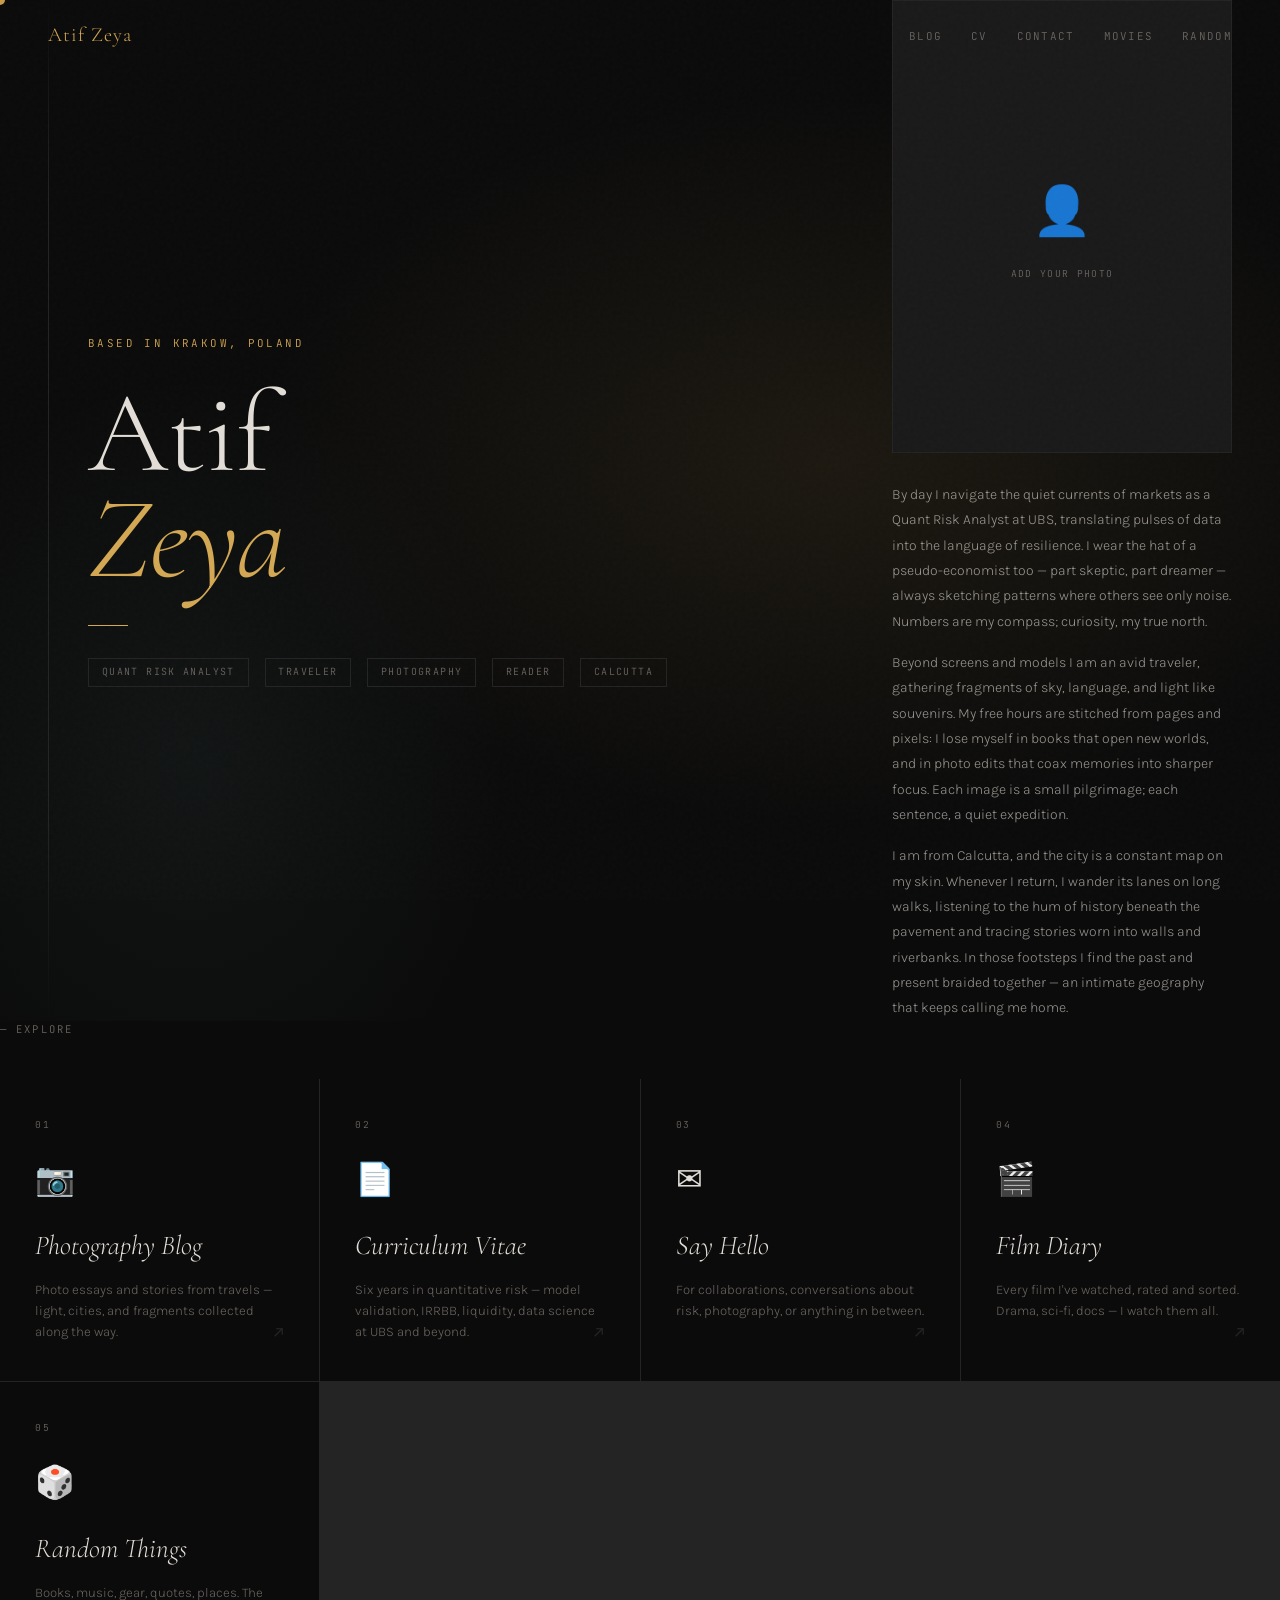
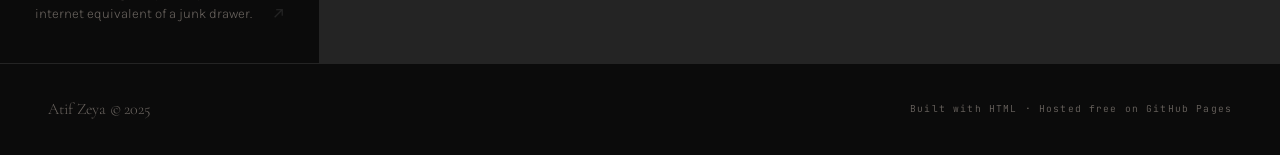
<file: index.html>
<!DOCTYPE html>
<html lang="en">
<head>
  <script defer src="https://cloud.umami.is/script.js" data-website-id="12c04eed-54a5-4ae6-a5dc-b2aa36f92a35"></script>
  <meta charset="UTF-8"/>
  <meta name="viewport" content="width=device-width, initial-scale=1.0"/>
  <title>Atif Zeya</title>
  <link href="https://fonts.googleapis.com/css2?family=Cormorant+Garamond:ital,wght@0,300;0,400;1,300;1,400&family=JetBrains+Mono:wght@300;400&family=Karla:wght@300;400;500&display=swap" rel="stylesheet"/>
  <link rel="stylesheet" href="style.css"/>
  <style>
    /* ── Hero ── */
    #home-hero {
      min-height: 100vh;
      display: flex;
      flex-direction: column;
      justify-content: center;
      padding: 0 3rem;
      position: relative;
      overflow: hidden;
    }
    .hero-glow {
      position: absolute; inset: 0; pointer-events: none;
      background:
        radial-gradient(ellipse 70% 55% at 65% 45%, rgba(212,168,83,0.09) 0%, transparent 65%),
        radial-gradient(ellipse 45% 70% at 15% 75%, rgba(110,158,150,0.07) 0%, transparent 55%);
    }
    .hero-line-deco {
      position: absolute; left: 3rem; top: 0; bottom: 0;
      width: 1px;
      background: linear-gradient(to bottom, transparent, var(--border) 20%, var(--border) 80%, transparent);
    }

    /* Two-column hero layout */
    .hero-inner {
      padding-left: 2.5rem;
      position: relative;
      display: grid;
      grid-template-columns: 1fr 340px;
      gap: 5rem;
      align-items: center;
    }
    .hero-left {}
    .hero-eyebrow {
      font-family: var(--mono);
      font-size: 0.68rem;
      letter-spacing: 0.22em;
      color: var(--accent);
      text-transform: uppercase;
      margin-bottom: 1.8rem;
      opacity: 0;
      animation: fadeUp 0.7s 0.2s forwards;
    }
    .hero-name {
      font-family: var(--serif);
      font-size: clamp(4rem, 9vw, 8.5rem);
      font-weight: 300;
      line-height: 0.92;
      letter-spacing: -0.01em;
      opacity: 0;
      animation: fadeUp 0.9s 0.38s forwards;
    }
    .hero-name em { font-style: italic; color: var(--accent); }
    .hero-divider {
      width: 40px; height: 1px;
      background: var(--accent);
      margin: 2rem 0;
      opacity: 0;
      animation: fadeUp 0.8s 0.75s forwards;
    }
    .hero-roles {
      display: flex; gap: 1rem; flex-wrap: wrap;
      opacity: 0;
      animation: fadeUp 0.8s 0.9s forwards;
    }
    .hero-role-tag {
      font-family: var(--mono);
      font-size: 0.62rem;
      letter-spacing: 0.14em;
      text-transform: uppercase;
      color: var(--muted);
      border: 1px solid var(--border);
      padding: 0.3rem 0.8rem;
    }

    /* Right column — photo + about */
    .hero-right {
      opacity: 0;
      animation: fadeUp 0.9s 0.55s forwards;
    }
    .hero-photo-wrap {
      width: 100%;
      aspect-ratio: 3/4;
      background: var(--surface2);
      border: 1px solid var(--border);
      overflow: hidden;
      margin-bottom: 1.8rem;
      position: relative;
    }
    .hero-photo-wrap img {
      width: 100%; height: 100%;
      object-fit: cover;
      object-position: top center;
      filter: grayscale(15%);
      transition: filter 0.5s;
    }
    .hero-photo-wrap:hover img { filter: grayscale(0%); }
    /* Placeholder shown when no photo uploaded */
    .hero-photo-placeholder {
      width: 100%; height: 100%;
      display: flex; flex-direction: column;
      align-items: center; justify-content: center;
      gap: 0.8rem;
      color: var(--muted);
    }
    .hero-photo-placeholder span:first-child { font-size: 3rem; }
    .hero-photo-placeholder span:last-child {
      font-family: var(--mono); font-size: 0.6rem;
      letter-spacing: 0.14em; text-transform: uppercase;
    }
    .hero-about {
      font-size: 0.88rem;
      line-height: 1.8;
      color: rgba(226,221,214,0.65);
    }
    .hero-about p { margin-bottom: 1rem; }
    .hero-about p:last-child { margin-bottom: 0; }

    @media (max-width: 1000px) {
      .hero-inner { grid-template-columns: 1fr 260px; gap: 3rem; }
    }
    @media (max-width: 768px) {
      #home-hero { padding: 6rem 1.4rem 4rem; }
      .hero-inner {
        padding-left: 0;
        grid-template-columns: 1fr;
        gap: 2.5rem;
      }
      .hero-line-deco { display: none; }
      .hero-right { order: -1; }
      .hero-photo-wrap { aspect-ratio: 1/1; max-width: 200px; }
      #nav-cards { padding: 4rem 1.4rem; }
    }
    .nav-cards-label {
      font-family: var(--mono);
      font-size: 0.66rem;
      letter-spacing: 0.2em;
      text-transform: uppercase;
      color: var(--muted);
      margin-bottom: 2.5rem;
    }
    .cards-grid {
      display: grid;
      grid-template-columns: repeat(auto-fill, minmax(280px, 1fr));
      gap: 1px;
      background: var(--border);
    }
    .nav-card {
      background: var(--bg);
      padding: 2.4rem 2.2rem;
      text-decoration: none;
      color: var(--text);
      display: block;
      position: relative;
      overflow: hidden;
      transition: background 0.3s;
    }
    .nav-card::before {
      content: '';
      position: absolute; inset: 0;
      background: linear-gradient(135deg, rgba(212,168,83,0.04) 0%, transparent 60%);
      opacity: 0;
      transition: opacity 0.35s;
    }
    .nav-card:hover { background: var(--surface); }
    .nav-card:hover::before { opacity: 1; }
    .nav-card-num {
      font-family: var(--mono);
      font-size: 0.6rem;
      letter-spacing: 0.18em;
      color: var(--muted);
      margin-bottom: 1.2rem;
    }
    .nav-card-icon {
      font-size: 2rem;
      margin-bottom: 1rem;
      display: block;
      transition: transform 0.3s;
    }
    .nav-card:hover .nav-card-icon { transform: scale(1.12); }
    .nav-card-title {
      font-family: var(--serif);
      font-size: 1.7rem;
      font-weight: 300;
      font-style: italic;
      margin-bottom: 0.6rem;
      transition: color 0.2s;
    }
    .nav-card:hover .nav-card-title { color: var(--accent); }
    .nav-card-desc {
      font-size: 0.83rem;
      color: var(--muted);
      line-height: 1.6;
    }
    .nav-card-arrow {
      position: absolute;
      bottom: 2.2rem; right: 2.2rem;
      font-family: var(--mono);
      font-size: 1rem;
      color: var(--border);
      transition: color 0.2s, transform 0.25s;
    }
    .nav-card:hover .nav-card-arrow { color: var(--accent); transform: translate(4px,-4px); }

    @media (max-width: 768px) {
      #home-hero { padding: 0 1.4rem; }
      .hero-inner { padding-left: 1.5rem; }
      .hero-line-deco { left: 1.4rem; }
      #nav-cards { padding: 4rem 1.4rem; }
    }
  </style>
</head>
<body>
<div id="cursor"></div>

<nav id="navbar">
  <a href="index.html" class="nav-logo">Atif Zeya</a>
  <ul class="nav-links">
    <li><a href="blog.html">Blog</a></li>
    <li><a href="cv.html">CV</a></li>
    <li><a href="contact.html">Contact</a></li>
    <li><a href="movies.html">Movies</a></li>
    <li><a href="random.html">Random</a></li>
  </ul>
</nav>

<!-- Hero -->
<section id="home-hero">
  <div class="hero-glow"></div>
  <div class="hero-line-deco"></div>
  <div class="hero-inner">

    <!-- Left: name + tags -->
    <div class="hero-left">
      <div class="hero-eyebrow">Based in Krakow, Poland</div>
      <h1 class="hero-name">Atif<br/><em>Zeya</em></h1>
      <div class="hero-divider"></div>
      <div class="hero-roles">
        <span class="hero-role-tag">Quant Risk Analyst</span>
        <span class="hero-role-tag">Traveler</span>
        <span class="hero-role-tag">Photography</span>
        <span class="hero-role-tag">Reader</span>
        <span class="hero-role-tag">Calcutta</span>
      </div>
    </div>

    <!-- Right: photo + about -->
    <div class="hero-right">
      <div class="hero-photo-wrap">
        <!-- TO ADD YOUR PHOTO:
             1. Upload your image to the photos/ folder in GitHub
             2. Replace the placeholder div below with:
                <img src="https://media.licdn.com/dms/image/v2/D4D03AQHySnEuH4WWiw/profile-displayphoto-shrink_800_800/profile-displayphoto-shrink_800_800/0/1694027577454?e=1778716800&v=beta&t=A3n0vXvgOoLwmyKHkVYdxT5obRHf9hJhT9ac58KmmLs" alt="Atif Zeya"/>
        -->
        <div class="hero-photo-placeholder">
          <span>👤</span>
          <span>Add your photo</span>
        </div>
      </div>

      <div class="hero-about">
        <p>By day I navigate the quiet currents of markets as a Quant Risk Analyst at UBS, translating pulses of data into the language of resilience. I wear the hat of a pseudo-economist too — part skeptic, part dreamer — always sketching patterns where others see only noise. Numbers are my compass; curiosity, my true north.</p>
        <p>Beyond screens and models I am an avid traveler, gathering fragments of sky, language, and light like souvenirs. My free hours are stitched from pages and pixels: I lose myself in books that open new worlds, and in photo edits that coax memories into sharper focus. Each image is a small pilgrimage; each sentence, a quiet expedition.</p>
        <p>I am from Calcutta, and the city is a constant map on my skin. Whenever I return, I wander its lanes on long walks, listening to the hum of history beneath the pavement and tracing stories worn into walls and riverbanks. In those footsteps I find the past and present braided together — an intimate geography that keeps calling me home.</p>
      </div>
    </div>

  </div>
</section>

<!-- Section navigation cards -->
<section id="nav-cards">
  <div class="nav-cards-label">— Explore</div>
  <div class="cards-grid">

    <a href="blog.html" class="nav-card reveal">
      <div class="nav-card-num">01</div>
      <span class="nav-card-icon">📷</span>
      <div class="nav-card-title">Photography Blog</div>
      <div class="nav-card-desc">Photo essays and stories from travels — light, cities, and fragments collected along the way.</div>
      <div class="nav-card-arrow">↗</div>
    </a>

    <a href="cv.html" class="nav-card reveal">
      <div class="nav-card-num">02</div>
      <span class="nav-card-icon">📄</span>
      <div class="nav-card-title">Curriculum Vitae</div>
      <div class="nav-card-desc">Six years in quantitative risk — model validation, IRRBB, liquidity, data science at UBS and beyond.</div>
      <div class="nav-card-arrow">↗</div>
    </a>

    <a href="contact.html" class="nav-card reveal">
      <div class="nav-card-num">03</div>
      <span class="nav-card-icon">✉</span>
      <div class="nav-card-title">Say Hello</div>
      <div class="nav-card-desc">For collaborations, conversations about risk, photography, or anything in between.</div>
      <div class="nav-card-arrow">↗</div>
    </a>

    <a href="movies.html" class="nav-card reveal">
      <div class="nav-card-num">04</div>
      <span class="nav-card-icon">🎬</span>
      <div class="nav-card-title">Film Diary</div>
      <div class="nav-card-desc">Every film I've watched, rated and sorted. Drama, sci-fi, docs — I watch them all.</div>
      <div class="nav-card-arrow">↗</div>
    </a>

    <a href="random.html" class="nav-card reveal">
      <div class="nav-card-num">05</div>
      <span class="nav-card-icon">🎲</span>
      <div class="nav-card-title">Random Things</div>
      <div class="nav-card-desc">Books, music, gear, quotes, places. The internet equivalent of a junk drawer.</div>
      <div class="nav-card-arrow">↗</div>
    </a>

  </div>
</section>

<footer>
  <div class="footer-left">Atif Zeya ©&thinsp;2025</div>
  <div class="footer-right">Built with HTML · Hosted free on GitHub Pages</div>
</footer>

<script src="shared.js"></script>
</body>
</html>
</file>
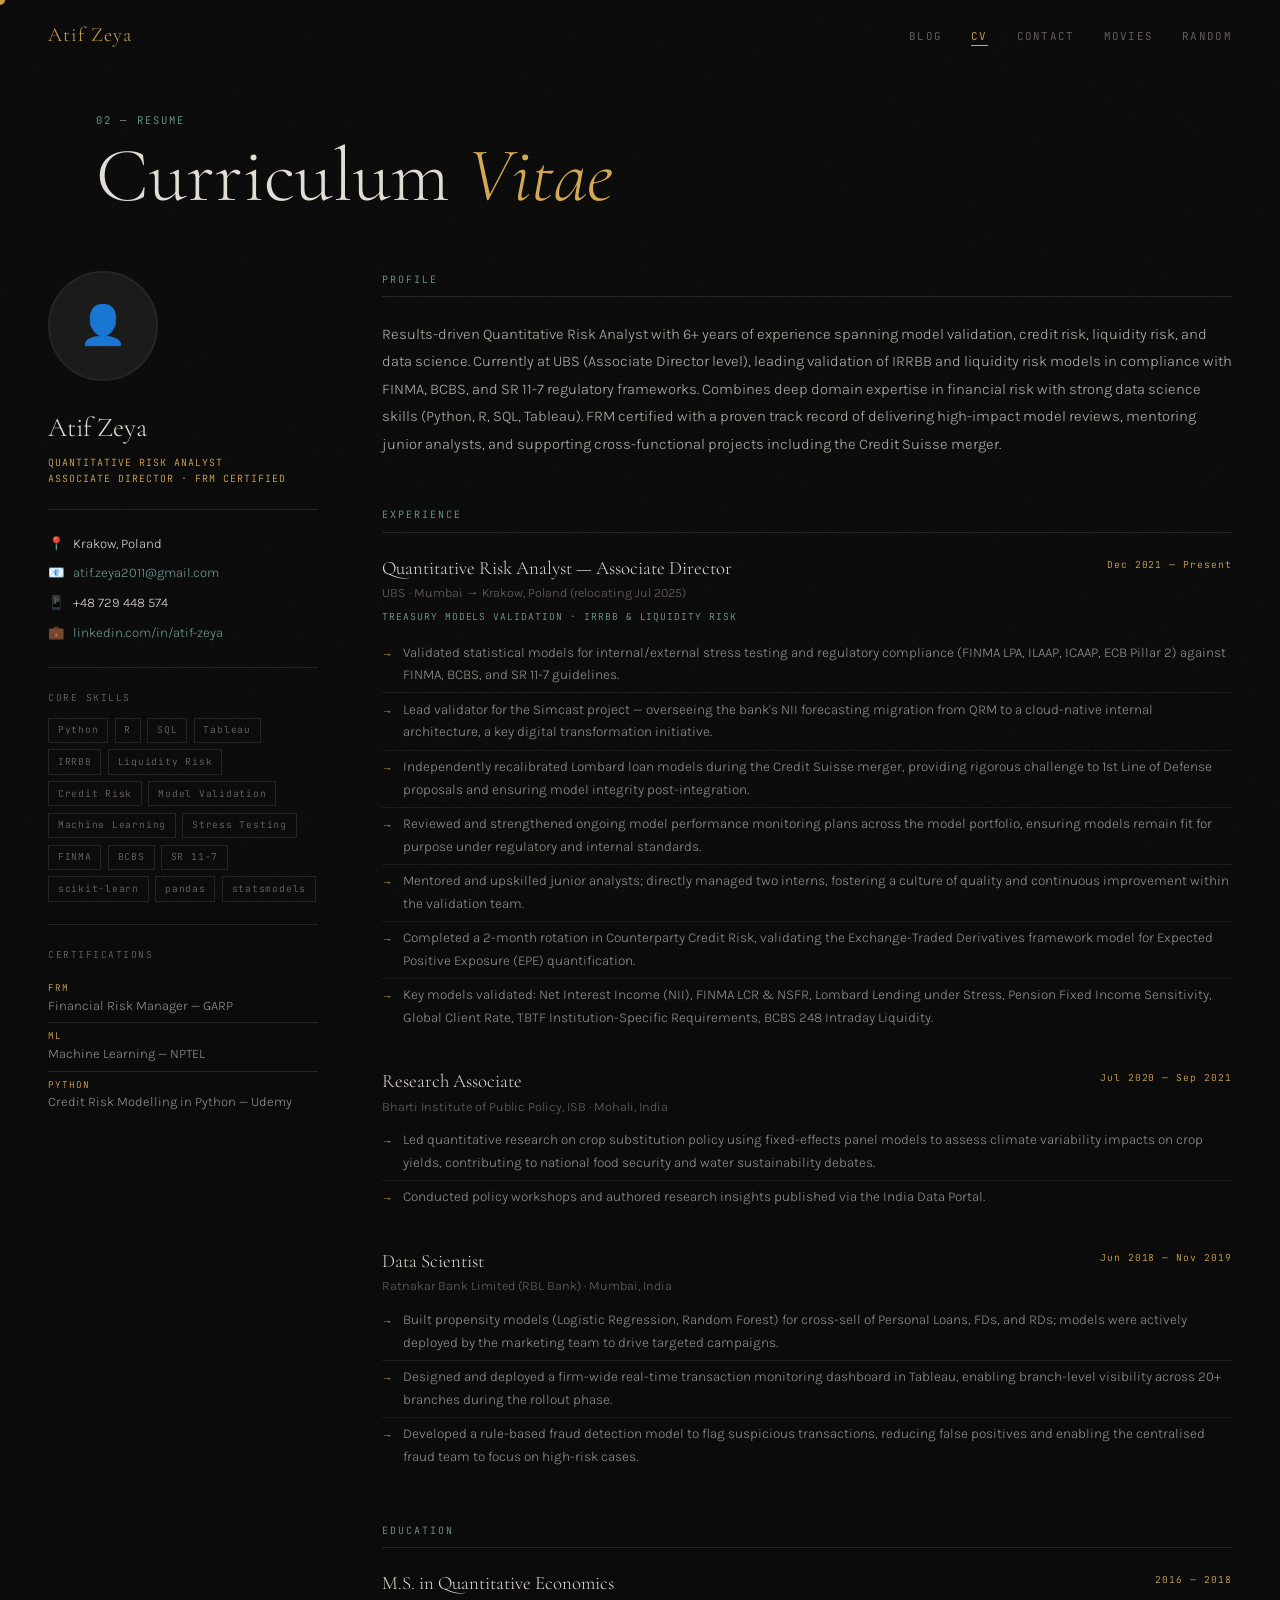
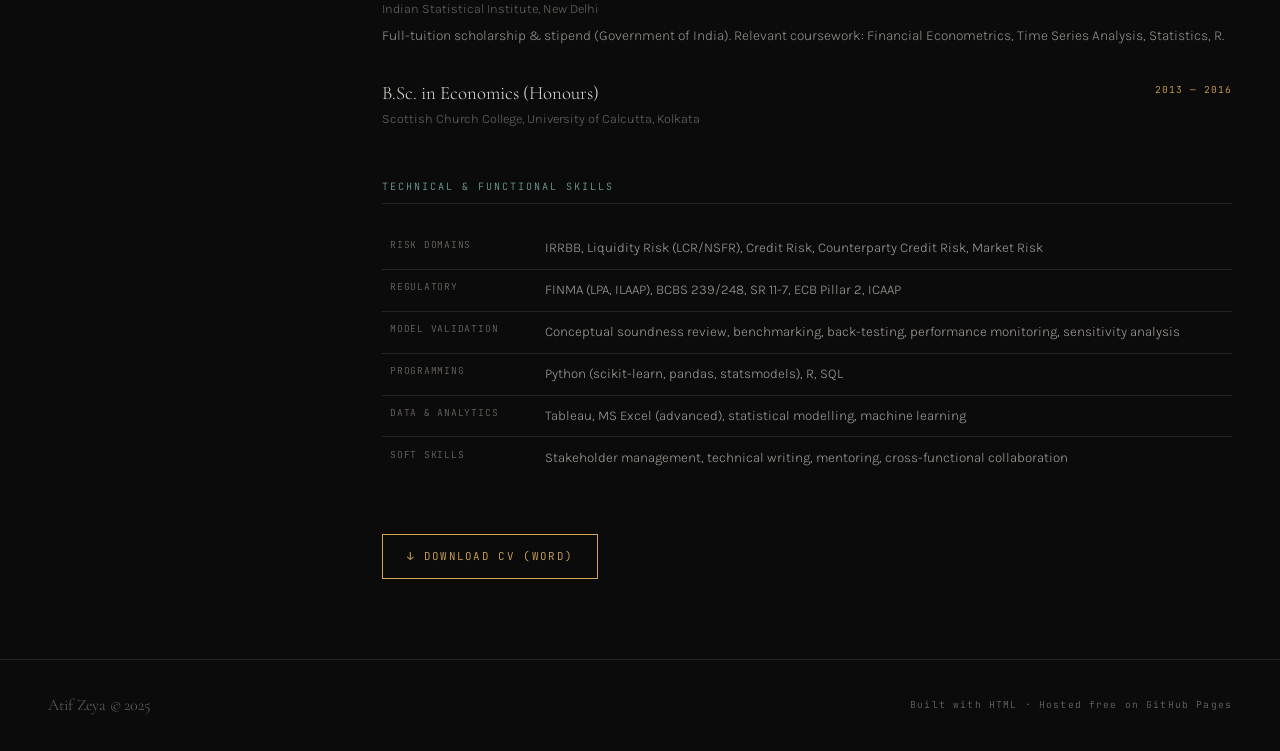
<file: cv.html>
<!DOCTYPE html>
<html lang="en">
<head>
  <script defer src="https://cloud.umami.is/script.js" data-website-id="12c04eed-54a5-4ae6-a5dc-b2aa36f92a35"></script>
  <meta charset="UTF-8"/>
  <meta name="viewport" content="width=device-width, initial-scale=1.0"/>
  <title>CV — Atif Zeya</title>
  <link href="https://fonts.googleapis.com/css2?family=Cormorant+Garamond:ital,wght@0,300;0,400;1,300;1,400&family=JetBrains+Mono:wght@300;400&family=Karla:wght@300;400;500&display=swap" rel="stylesheet"/>
  <link rel="stylesheet" href="style.css"/>
  <style>
    .page-content { padding-left: 3rem; padding-right: 3rem; }

    .cv-layout {
      display: grid;
      grid-template-columns: 270px 1fr;
      gap: 4rem;
    }

    /* ── Sidebar ── */
    .cv-avatar {
      width: 110px; height: 110px;
      border-radius: 50%;
      border: 2px solid var(--border);
      background: var(--surface2);
      display: flex; align-items: center; justify-content: center;
      font-size: 2.4rem;
      margin-bottom: 1.5rem;
    }
    .cv-name { font-family: var(--serif); font-size: 1.7rem; margin-bottom: 0.25rem; }
    .cv-role {
      font-family: var(--mono); font-size: 0.62rem;
      letter-spacing: 0.1em; text-transform: uppercase;
      color: var(--accent); line-height: 1.6;
    }
    .cv-divider { border: none; border-top: 1px solid var(--border); margin: 1.4rem 0; }
    .cv-info-row {
      font-size: 0.83rem; color: var(--muted);
      margin-bottom: 0.45rem;
      display: flex; align-items: flex-start; gap: 0.5rem;
    }
    .cv-info-row span { color: var(--text); }
    .cv-info-row a { color: var(--accent2); text-decoration: none; }
    .cv-info-row a:hover { text-decoration: underline; }
    .cv-label {
      font-family: var(--mono); font-size: 0.6rem;
      letter-spacing: 0.16em; text-transform: uppercase;
      color: var(--muted); margin-bottom: 0.7rem;
    }
    .cv-skills { display: flex; flex-wrap: wrap; gap: 0.4rem; }
    .cv-tag {
      font-family: var(--mono); font-size: 0.6rem;
      letter-spacing: 0.08em; padding: 0.22rem 0.55rem;
      border: 1px solid var(--border); color: var(--muted);
    }
    .cv-cert {
      font-size: 0.82rem; color: rgba(226,221,214,0.65);
      padding: 0.45rem 0; border-bottom: 1px solid var(--border);
      line-height: 1.4;
    }
    .cv-cert:last-child { border-bottom: none; }
    .cv-cert-label {
      font-family: var(--mono); font-size: 0.58rem;
      letter-spacing: 0.1em; color: var(--accent);
      text-transform: uppercase; margin-bottom: 0.1rem;
    }

    /* ── Main column ── */
    .cv-section { margin-bottom: 3rem; }
    .cv-section-label {
      font-family: var(--mono); font-size: 0.63rem;
      letter-spacing: 0.2em; text-transform: uppercase; color: var(--accent2);
      border-bottom: 1px solid var(--border);
      padding-bottom: 0.5rem; margin-bottom: 1.5rem;
    }
    .cv-about { font-size: 0.93rem; line-height: 1.85; color: rgba(226,221,214,0.8); }

    .cv-entry { margin-bottom: 2.2rem; }
    .cv-entry-header {
      display: flex; justify-content: space-between;
      align-items: flex-start; gap: 1rem;
    }
    .cv-entry-title { font-family: var(--serif); font-size: 1.18rem; line-height: 1.2; }
    .cv-entry-period {
      font-family: var(--mono); font-size: 0.6rem;
      letter-spacing: 0.1em; color: var(--accent);
      white-space: nowrap; flex-shrink: 0;
    }
    .cv-entry-org { font-size: 0.8rem; color: var(--muted); margin: 0.2rem 0 0.3rem; }
    .cv-entry-sub {
      font-family: var(--mono); font-size: 0.6rem;
      letter-spacing: 0.1em; color: var(--accent2);
      text-transform: uppercase; margin-bottom: 0.7rem;
    }
    .cv-entry-desc {
      font-size: 0.86rem; color: rgba(226,221,214,0.65); line-height: 1.65;
    }

    /* Bullet list inside entry */
    .cv-bullets { list-style: none; margin-top: 0.4rem; }
    .cv-bullets li {
      font-size: 0.85rem; color: rgba(226,221,214,0.65);
      line-height: 1.65; padding: 0.35rem 0;
      border-bottom: 1px solid rgba(36,36,36,0.7);
      display: flex; align-items: flex-start; gap: 0.65rem;
    }
    .cv-bullets li:last-child { border-bottom: none; }
    .cv-bullets li::before {
      content: '→'; color: var(--accent);
      font-size: 0.65rem; margin-top: 0.25rem; flex-shrink: 0;
    }

    /* Skills table */
    .cv-skills-table { width: 100%; border-collapse: collapse; }
    .cv-skills-table tr { border-bottom: 1px solid var(--border); }
    .cv-skills-table tr:last-child { border-bottom: none; }
    .cv-skills-table td {
      font-size: 0.84rem; padding: 0.65rem 0.5rem;
      vertical-align: top; color: rgba(226,221,214,0.7); line-height: 1.5;
    }
    .cv-skills-table td:first-child {
      font-family: var(--mono); font-size: 0.6rem;
      letter-spacing: 0.08em; text-transform: uppercase;
      color: var(--muted); width: 155px; padding-right: 1.2rem;
      white-space: nowrap;
    }

    .cv-download {
      display: inline-flex; align-items: center; gap: 0.7rem;
      margin-top: 0.5rem;
      font-family: var(--mono); font-size: 0.68rem;
      letter-spacing: 0.12em; text-transform: uppercase;
      color: var(--accent); border: 1px solid var(--accent);
      padding: 0.75rem 1.5rem; text-decoration: none;
      transition: background 0.2s, color 0.2s;
    }
    .cv-download:hover { background: var(--accent); color: var(--bg); }

    @media (max-width: 900px) {
      .cv-layout { grid-template-columns: 1fr; gap: 2.5rem; }
      .page-content { padding-left: 1.4rem; padding-right: 1.4rem; }
    }
    @media (max-width: 500px) {
      .cv-skills-table, .cv-skills-table tbody,
      .cv-skills-table tr, .cv-skills-table td { display: block; width: 100%; }
      .cv-skills-table td:first-child { margin-bottom: 0.2rem; white-space: normal; }
    }
  </style>
</head>
<body>
<div id="cursor"></div>

<nav id="navbar">
  <a href="index.html" class="nav-logo">Atif Zeya</a>
  <ul class="nav-links">
    <li><a href="blog.html">Blog</a></li>
    <li><a href="cv.html">CV</a></li>
    <li><a href="contact.html">Contact</a></li>
    <li><a href="movies.html">Movies</a></li>
    <li><a href="random.html">Random</a></li>
  </ul>
</nav>

<div class="page-content">
  <div class="page-header">
    <div class="page-tag">02 — Resume</div>
    <h1 class="page-title">Curriculum <em>Vitae</em></h1>
  </div>

  <div class="cv-layout">

    <!-- ══ SIDEBAR ══════════════════════════════════════ -->
    <div class="reveal">

      <div class="cv-avatar">👤</div>
      <!-- To use your own photo, replace the div above with:
      <img src="https://media.licdn.com/dms/image/v2/D4D03AQHySnEuH4WWiw/profile-displayphoto-shrink_800_800/profile-displayphoto-shrink_800_800/0/1694027577454?e=1778716800&v=beta&t=A3n0vXvgOoLwmyKHkVYdxT5obRHf9hJhT9ac58KmmLs"
           style="width:110px;height:110px;border-radius:50%;
                  object-fit:cover;border:2px solid var(--border);
                  margin-bottom:1.5rem;display:block;"/> -->

      <div class="cv-name">Atif Zeya</div>
      <div class="cv-role">Quantitative Risk Analyst<br/>Associate Director · FRM Certified</div>

      <hr class="cv-divider"/>

      <div class="cv-info-row">📍 <span>Krakow, Poland</span></div>
      <div class="cv-info-row">📧 <a href="mailto:atif.zeya2011@gmail.com">atif.zeya2011@gmail.com</a></div>
      <div class="cv-info-row">📱 <span>+48 729 448 574</span></div>
      <div class="cv-info-row">💼 <a href="https://linkedin.com/in/atif-zeya" target="_blank">linkedin.com/in/atif-zeya</a></div>

      <hr class="cv-divider"/>
      <div class="cv-label">Core Skills</div>
      <div class="cv-skills">
        <span class="cv-tag">Python</span>
        <span class="cv-tag">R</span>
        <span class="cv-tag">SQL</span>
        <span class="cv-tag">Tableau</span>
        <span class="cv-tag">IRRBB</span>
        <span class="cv-tag">Liquidity Risk</span>
        <span class="cv-tag">Credit Risk</span>
        <span class="cv-tag">Model Validation</span>
        <span class="cv-tag">Machine Learning</span>
        <span class="cv-tag">Stress Testing</span>
        <span class="cv-tag">FINMA</span>
        <span class="cv-tag">BCBS</span>
        <span class="cv-tag">SR 11-7</span>
        <span class="cv-tag">scikit-learn</span>
        <span class="cv-tag">pandas</span>
        <span class="cv-tag">statsmodels</span>
      </div>

      <hr class="cv-divider"/>
      <div class="cv-label">Certifications</div>
      <div class="cv-cert">
        <div class="cv-cert-label">FRM</div>
        Financial Risk Manager — GARP
      </div>
      <div class="cv-cert">
        <div class="cv-cert-label">ML</div>
        Machine Learning — NPTEL
      </div>
      <div class="cv-cert">
        <div class="cv-cert-label">Python</div>
        Credit Risk Modelling in Python — Udemy
      </div>

    </div><!-- end sidebar -->


    <!-- ══ MAIN COLUMN ══════════════════════════════════ -->
    <div>

      <!-- Profile -->
      <div class="cv-section reveal">
        <div class="cv-section-label">Profile</div>
        <p class="cv-about">
          Results-driven Quantitative Risk Analyst with 6+ years of experience spanning model validation,
          credit risk, liquidity risk, and data science. Currently at UBS (Associate Director level),
          leading validation of IRRBB and liquidity risk models in compliance with FINMA, BCBS, and SR 11-7
          regulatory frameworks. Combines deep domain expertise in financial risk with strong data science
          skills (Python, R, SQL, Tableau). FRM certified with a proven track record of delivering
          high-impact model reviews, mentoring junior analysts, and supporting cross-functional projects
          including the Credit Suisse merger.
        </p>
      </div>

      <!-- Experience -->
      <div class="cv-section reveal">
        <div class="cv-section-label">Experience</div>

        <!-- UBS -->
        <div class="cv-entry">
          <div class="cv-entry-header">
            <div class="cv-entry-title">Quantitative Risk Analyst — Associate Director</div>
            <div class="cv-entry-period">Dec 2021 — Present</div>
          </div>
          <div class="cv-entry-org">UBS · Mumbai → Krakow, Poland (relocating Jul 2025)</div>
          <div class="cv-entry-sub">Treasury Models Validation · IRRBB &amp; Liquidity Risk</div>
          <ul class="cv-bullets">
            <li>Validated statistical models for internal/external stress testing and regulatory compliance (FINMA LPA, ILAAP, ICAAP, ECB Pillar 2) against FINMA, BCBS, and SR 11-7 guidelines.</li>
            <li>Lead validator for the Simcast project — overseeing the bank's NII forecasting migration from QRM to a cloud-native internal architecture, a key digital transformation initiative.</li>
            <li>Independently recalibrated Lombard loan models during the Credit Suisse merger, providing rigorous challenge to 1st Line of Defense proposals and ensuring model integrity post-integration.</li>
            <li>Reviewed and strengthened ongoing model performance monitoring plans across the model portfolio, ensuring models remain fit for purpose under regulatory and internal standards.</li>
            <li>Mentored and upskilled junior analysts; directly managed two interns, fostering a culture of quality and continuous improvement within the validation team.</li>
            <li>Completed a 2-month rotation in Counterparty Credit Risk, validating the Exchange-Traded Derivatives framework model for Expected Positive Exposure (EPE) quantification.</li>
            <li>Key models validated: Net Interest Income (NII), FINMA LCR &amp; NSFR, Lombard Lending under Stress, Pension Fixed Income Sensitivity, Global Client Rate, TBTF Institution-Specific Requirements, BCBS 248 Intraday Liquidity.</li>
          </ul>
        </div>

        <!-- ISB -->
        <div class="cv-entry">
          <div class="cv-entry-header">
            <div class="cv-entry-title">Research Associate</div>
            <div class="cv-entry-period">Jul 2020 — Sep 2021</div>
          </div>
          <div class="cv-entry-org">Bharti Institute of Public Policy, ISB · Mohali, India</div>
          <ul class="cv-bullets">
            <li>Led quantitative research on crop substitution policy using fixed-effects panel models to assess climate variability impacts on crop yields, contributing to national food security and water sustainability debates.</li>
            <li>Conducted policy workshops and authored research insights published via the India Data Portal.</li>
          </ul>
        </div>

        <!-- RBL Bank -->
        <div class="cv-entry">
          <div class="cv-entry-header">
            <div class="cv-entry-title">Data Scientist</div>
            <div class="cv-entry-period">Jun 2018 — Nov 2019</div>
          </div>
          <div class="cv-entry-org">Ratnakar Bank Limited (RBL Bank) · Mumbai, India</div>
          <ul class="cv-bullets">
            <li>Built propensity models (Logistic Regression, Random Forest) for cross-sell of Personal Loans, FDs, and RDs; models were actively deployed by the marketing team to drive targeted campaigns.</li>
            <li>Designed and deployed a firm-wide real-time transaction monitoring dashboard in Tableau, enabling branch-level visibility across 20+ branches during the rollout phase.</li>
            <li>Developed a rule-based fraud detection model to flag suspicious transactions, reducing false positives and enabling the centralised fraud team to focus on high-risk cases.</li>
          </ul>
        </div>

      </div><!-- end experience -->

      <!-- Education -->
      <div class="cv-section reveal">
        <div class="cv-section-label">Education</div>

        <div class="cv-entry">
          <div class="cv-entry-header">
            <div class="cv-entry-title">M.S. in Quantitative Economics</div>
            <div class="cv-entry-period">2016 — 2018</div>
          </div>
          <div class="cv-entry-org">Indian Statistical Institute, New Delhi</div>
          <div class="cv-entry-desc">Full-tuition scholarship &amp; stipend (Government of India). Relevant coursework: Financial Econometrics, Time Series Analysis, Statistics, R.</div>
        </div>

        <div class="cv-entry">
          <div class="cv-entry-header">
            <div class="cv-entry-title">B.Sc. in Economics (Honours)</div>
            <div class="cv-entry-period">2013 — 2016</div>
          </div>
          <div class="cv-entry-org">Scottish Church College, University of Calcutta, Kolkata</div>
        </div>

      </div><!-- end education -->

      <!-- Technical & Functional Skills -->
      <div class="cv-section reveal">
        <div class="cv-section-label">Technical &amp; Functional Skills</div>
        <table class="cv-skills-table">
          <tbody>
            <tr>
              <td>Risk Domains</td>
              <td>IRRBB, Liquidity Risk (LCR/NSFR), Credit Risk, Counterparty Credit Risk, Market Risk</td>
            </tr>
            <tr>
              <td>Regulatory</td>
              <td>FINMA (LPA, ILAAP), BCBS 239/248, SR 11-7, ECB Pillar 2, ICAAP</td>
            </tr>
            <tr>
              <td>Model Validation</td>
              <td>Conceptual soundness review, benchmarking, back-testing, performance monitoring, sensitivity analysis</td>
            </tr>
            <tr>
              <td>Programming</td>
              <td>Python (scikit-learn, pandas, statsmodels), R, SQL</td>
            </tr>
            <tr>
              <td>Data &amp; Analytics</td>
              <td>Tableau, MS Excel (advanced), statistical modelling, machine learning</td>
            </tr>
            <tr>
              <td>Soft Skills</td>
              <td>Stakeholder management, technical writing, mentoring, cross-functional collaboration</td>
            </tr>
          </tbody>
        </table>
      </div>

      <!-- Download -->
      <a href="Atif_Zeya_CV_new.docx" class="cv-download reveal" download>↓ Download CV (Word)</a>

    </div><!-- end main column -->
  </div><!-- end cv-layout -->
</div><!-- end page-content -->

<footer>
  <div class="footer-left">Atif Zeya ©&thinsp;2025</div>
  <div class="footer-right">Built with HTML · Hosted free on GitHub Pages</div>
</footer>

<script src="shared.js"></script>
</body>
</html>
</file>
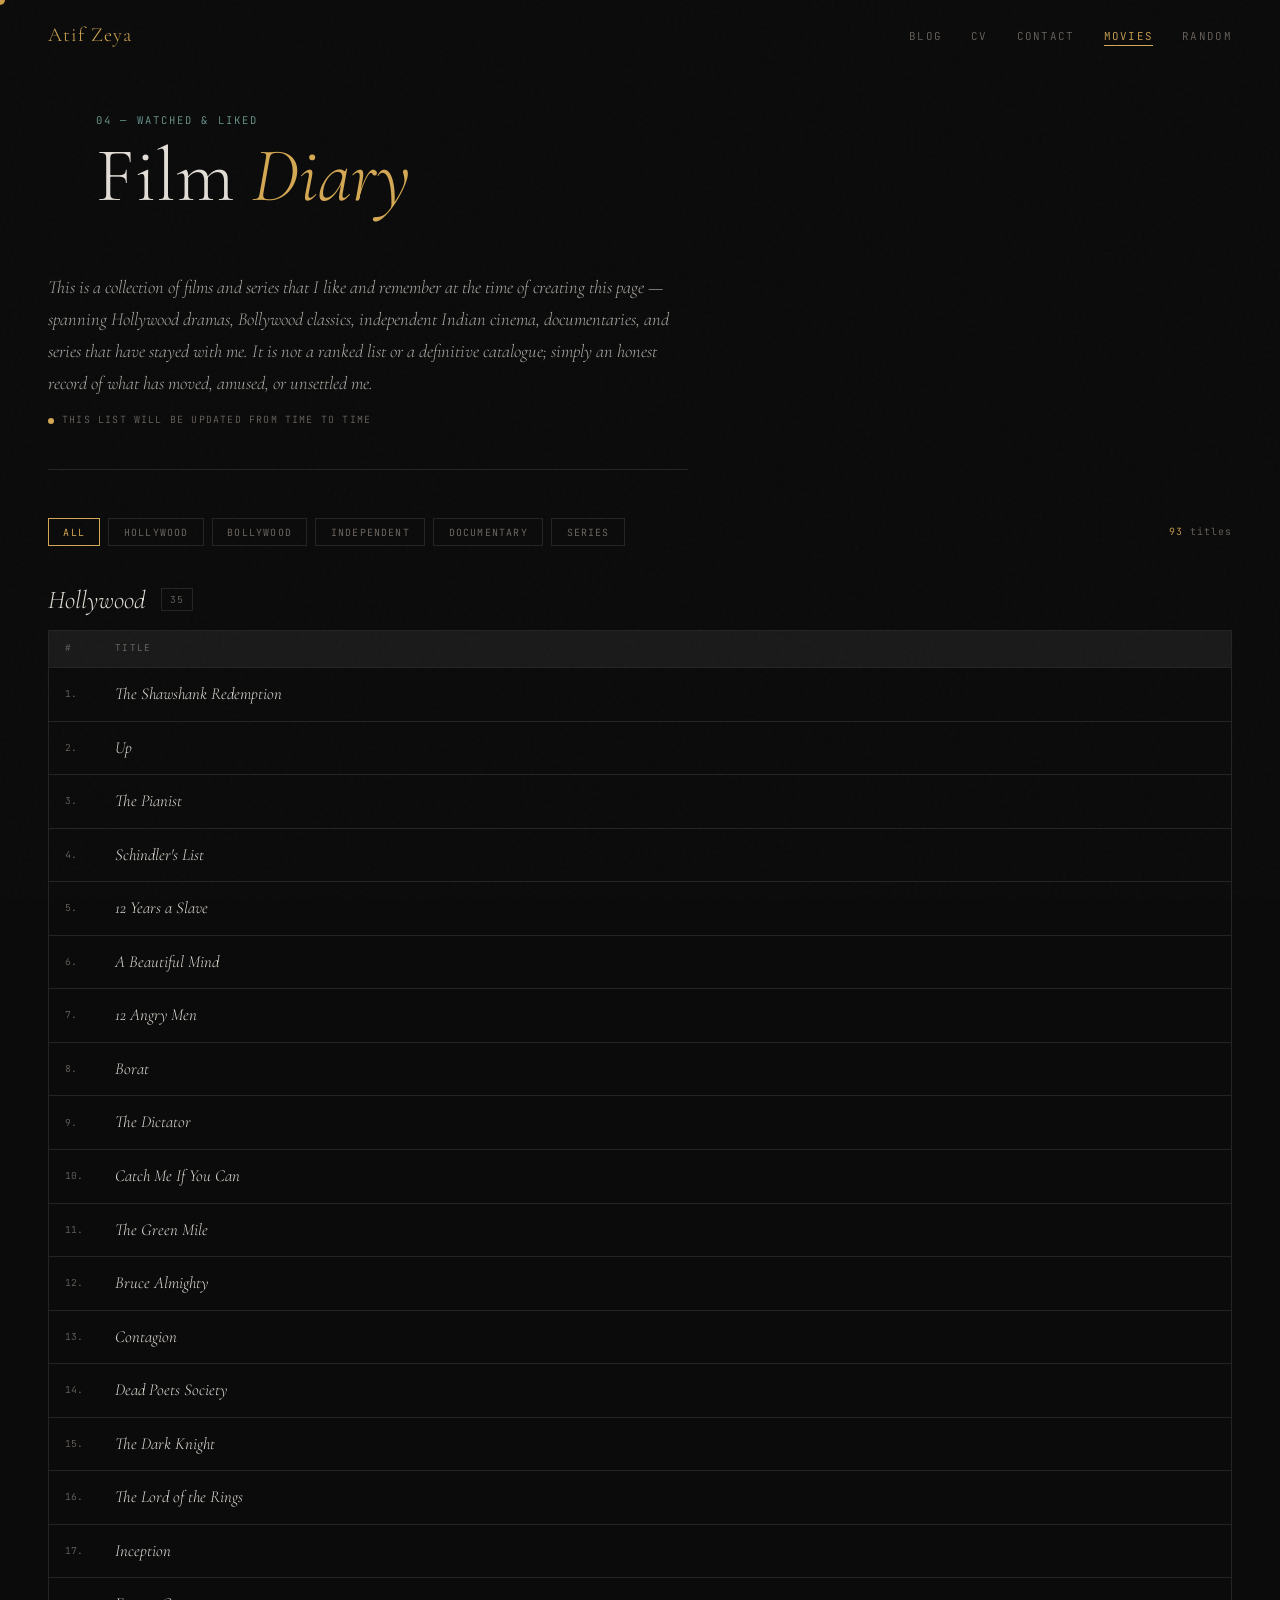
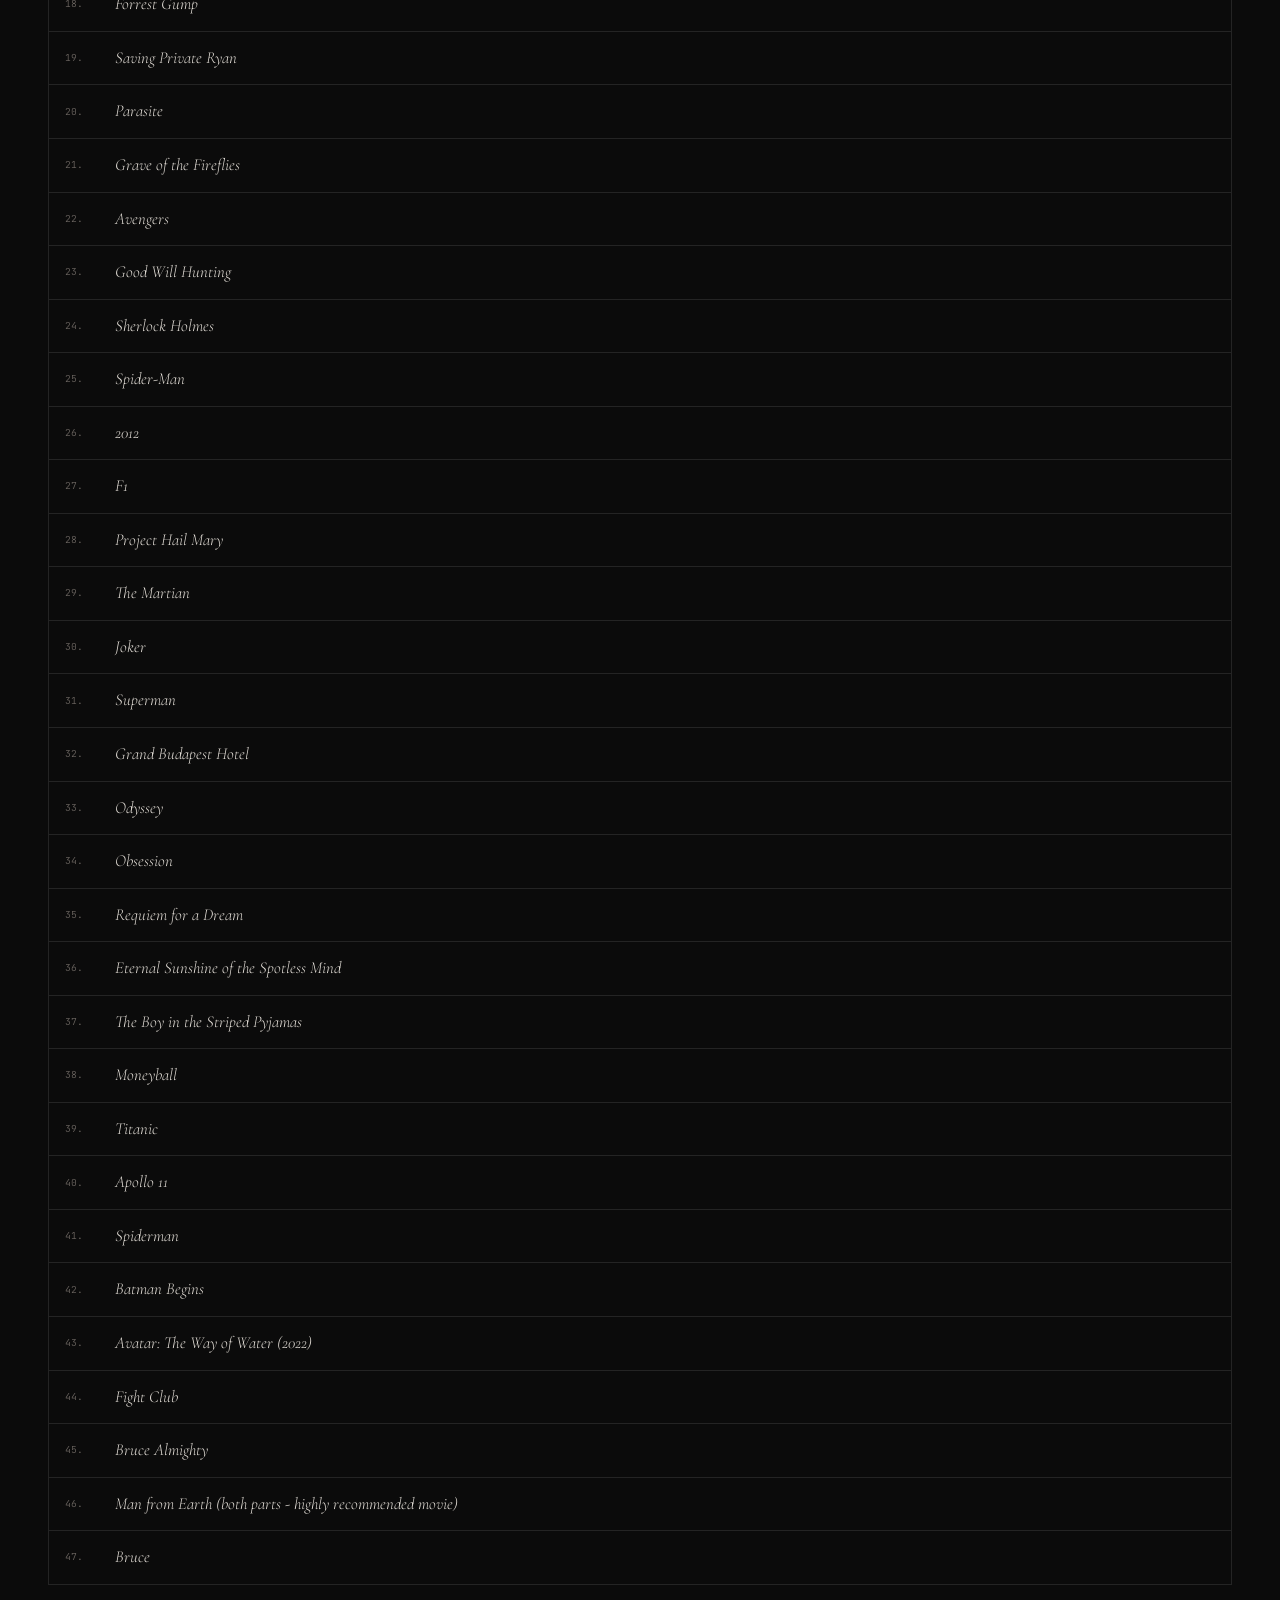
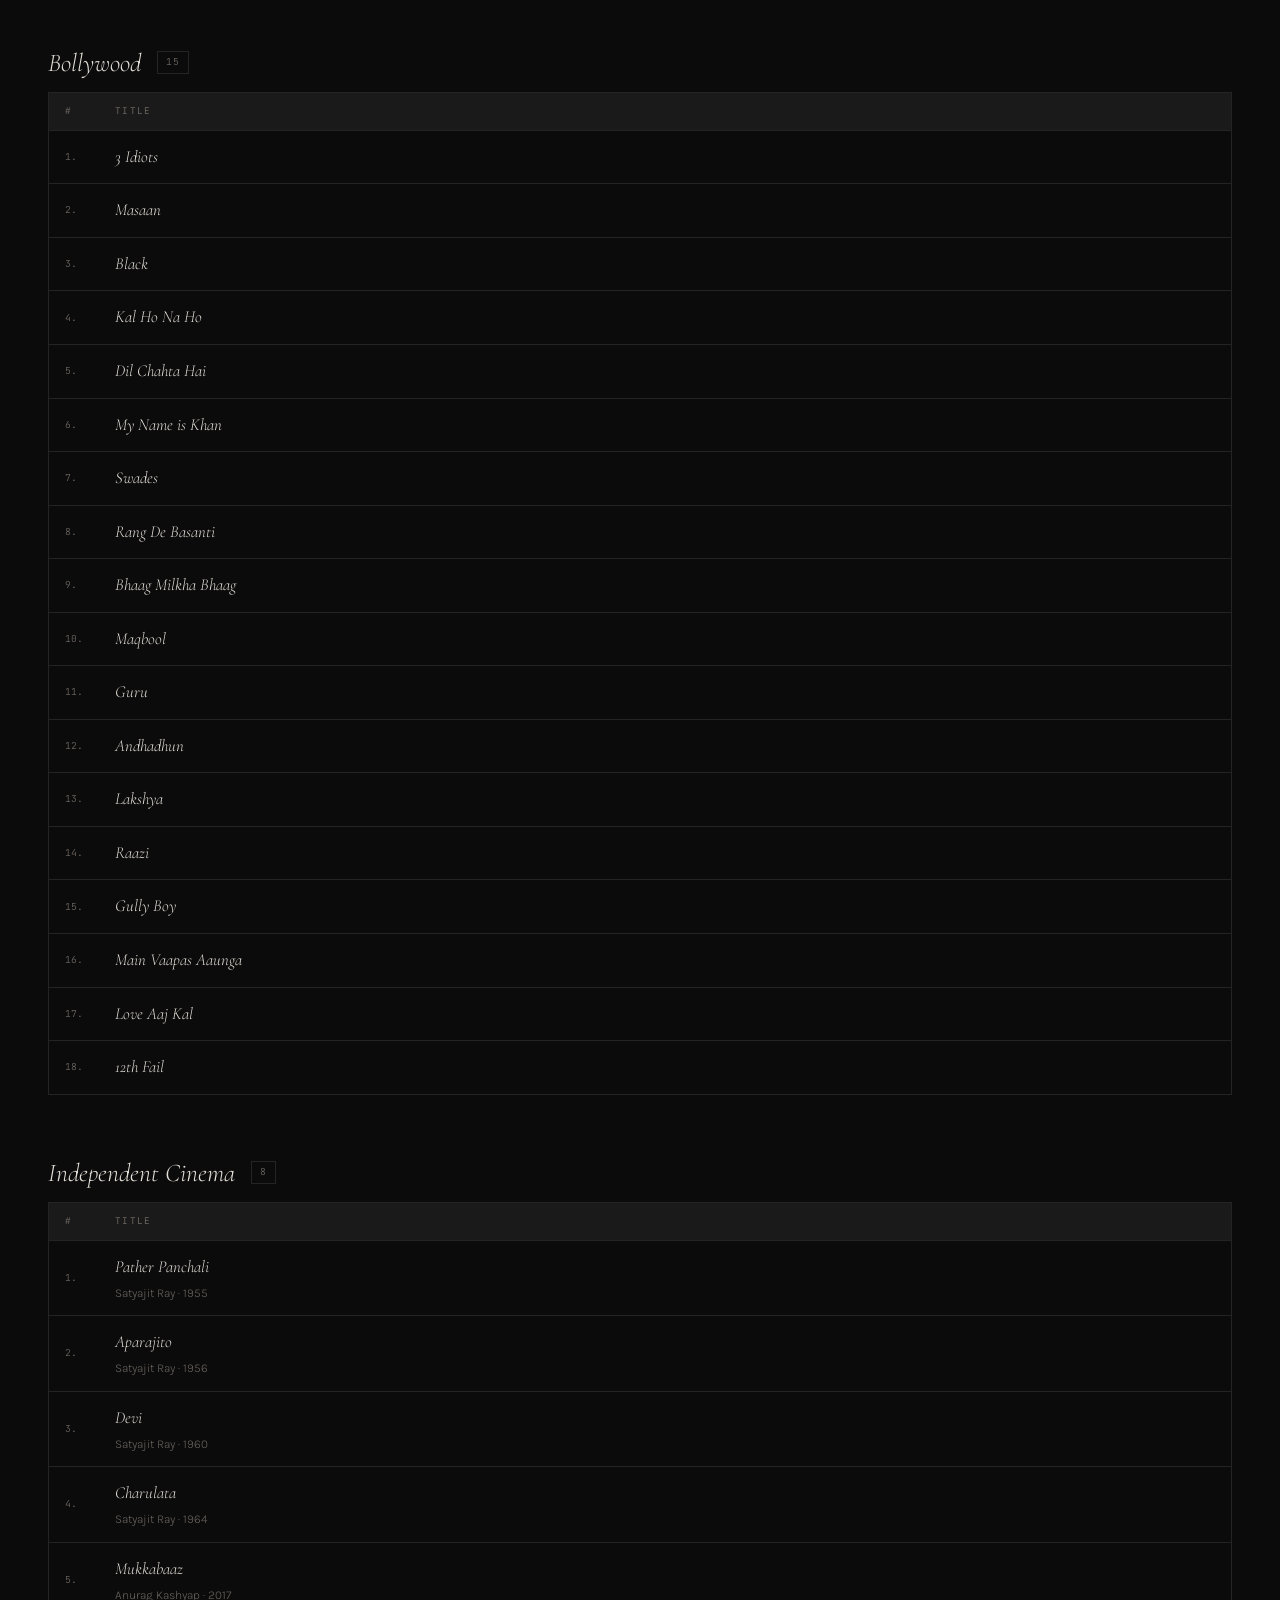
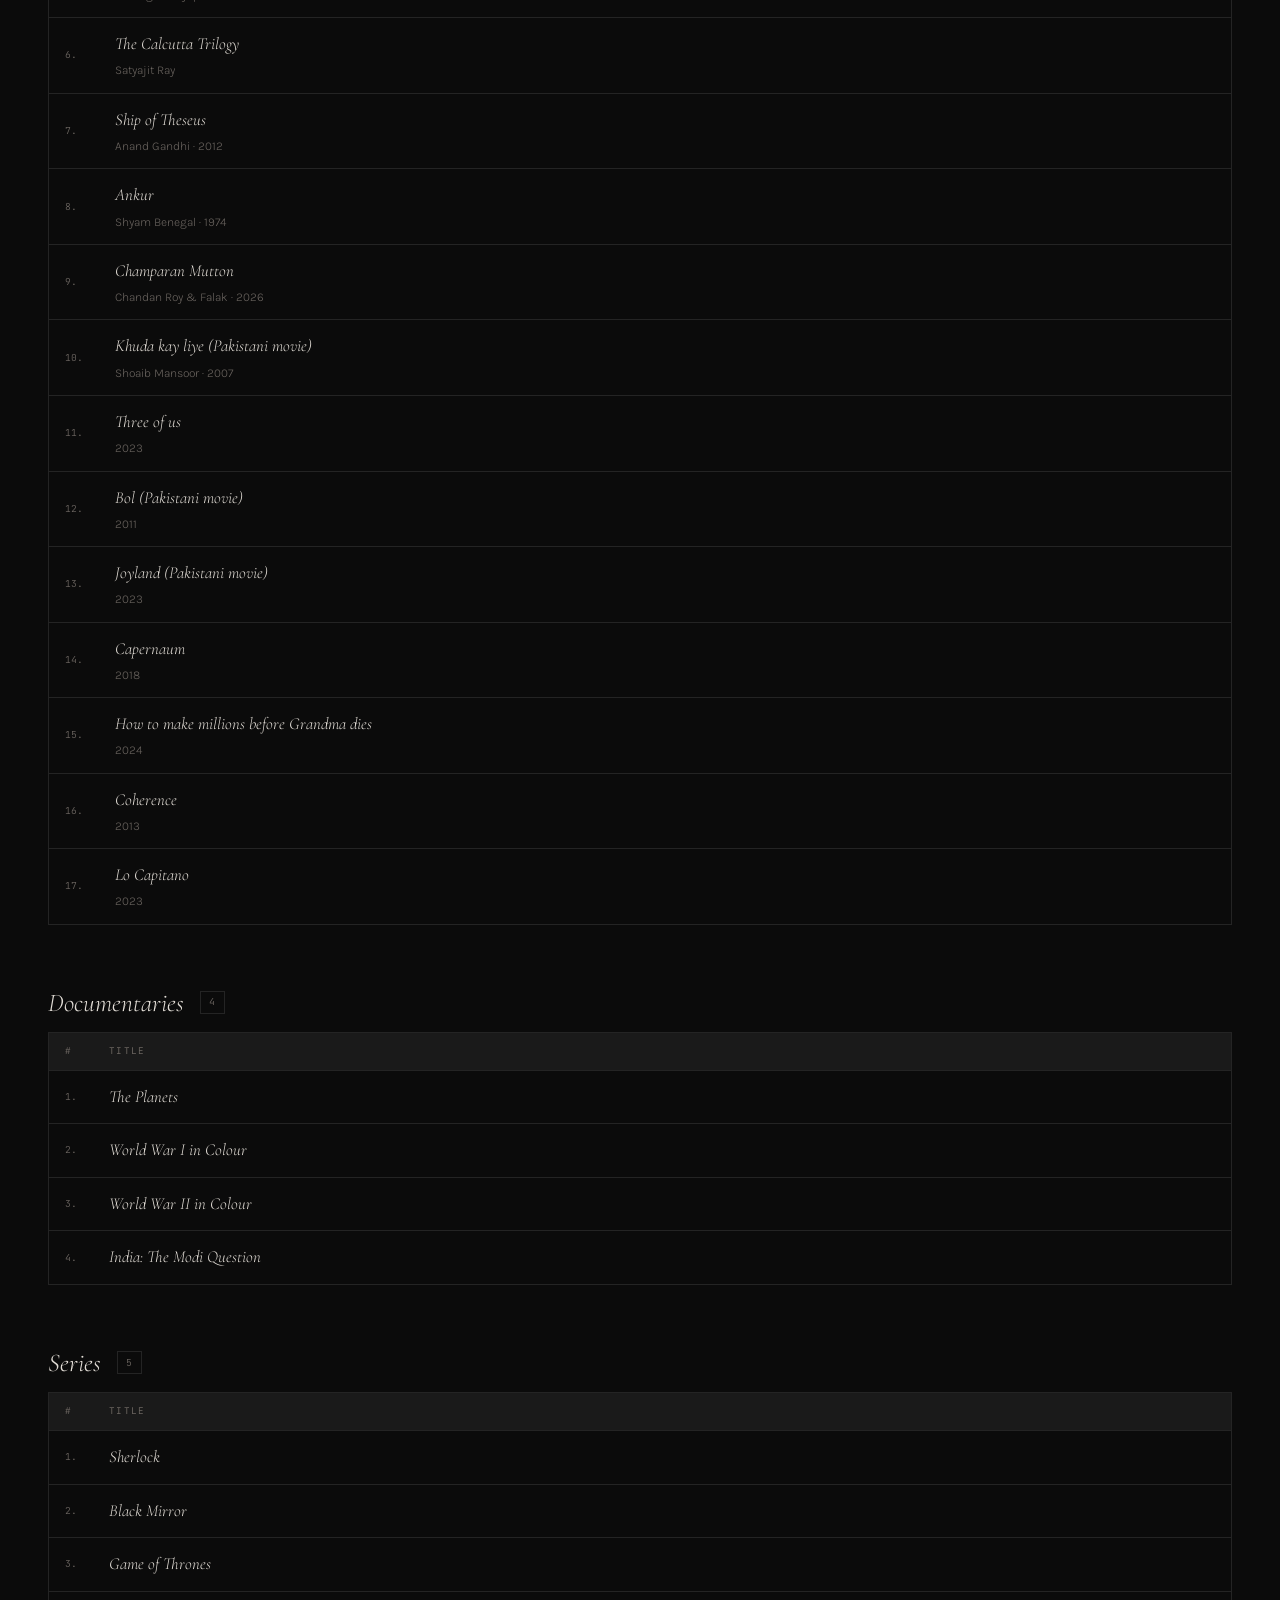
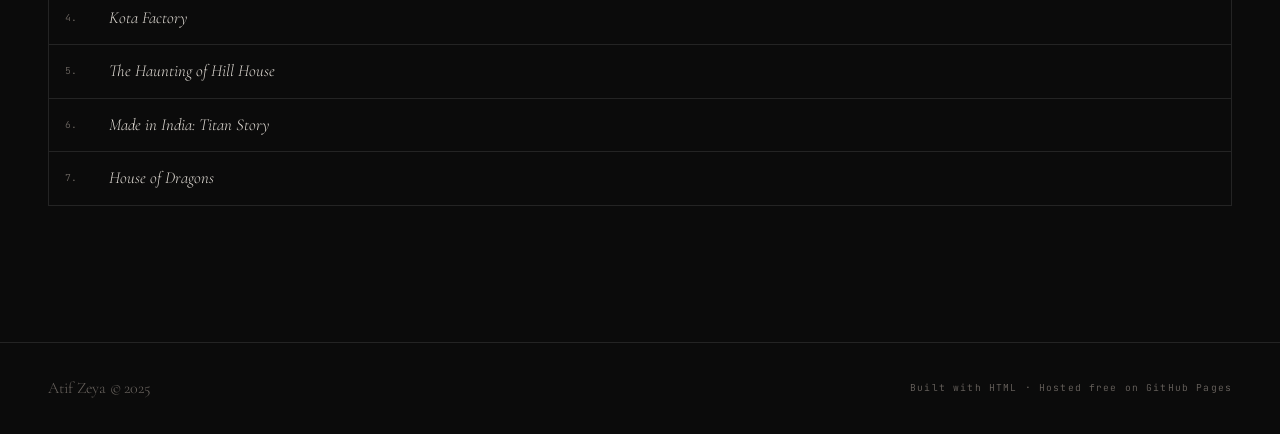
<file: movies.html>
<!DOCTYPE html>
<html lang="en">
<head>
  <meta charset="UTF-8"/>
  <meta name="viewport" content="width=device-width, initial-scale=1.0"/>
  <title>Film Diary — Atif Zeya</title>
  <link href="https://fonts.googleapis.com/css2?family=Cormorant+Garamond:ital,wght@0,300;0,400;1,300;1,400&family=JetBrains+Mono:wght@300;400&family=Karla:wght@300;400;500&display=swap" rel="stylesheet"/>
  <link rel="stylesheet" href="style.css"/>
  <style>
    .page-content { padding-left: 3rem; padding-right: 3rem; }

    /* ── Excerpt ── */
    .movies-excerpt {
      max-width: 640px;
      margin-bottom: 3rem;
      padding-bottom: 2.5rem;
      border-bottom: 1px solid var(--border);
    }
    .movies-excerpt p {
      font-family: var(--serif);
      font-size: 1.15rem;
      font-style: italic;
      line-height: 1.75;
      color: rgba(226,221,214,0.75);
    }
    .movies-excerpt .excerpt-note {
      font-family: var(--mono);
      font-size: 0.62rem;
      letter-spacing: 0.12em;
      text-transform: uppercase;
      color: var(--muted);
      margin-top: 0.8rem;
      display: flex; align-items: center; gap: 0.5rem;
    }
    .excerpt-note::before {
      content: '';
      display: inline-block; width: 6px; height: 6px;
      border-radius: 50%; background: var(--accent);
      animation: pulse 2s ease-in-out infinite;
    }
    @keyframes pulse { 0%,100%{opacity:1} 50%{opacity:0.3} }

    /* ── Toolbar ── */
    .movies-toolbar {
      display: flex; align-items: center;
      justify-content: space-between;
      flex-wrap: wrap; gap: 1rem;
      margin-bottom: 2rem;
    }
    .filter-group { display: flex; gap: 0.5rem; flex-wrap: wrap; }
    .filter-btn {
      font-family: var(--mono);
      font-size: 0.62rem;
      letter-spacing: 0.12em;
      text-transform: uppercase;
      padding: 0.4rem 0.9rem;
      border: 1px solid var(--border);
      background: none; color: var(--muted);
      cursor: none; transition: all 0.2s;
    }
    .filter-btn.active, .filter-btn:hover { border-color: var(--accent); color: var(--accent); }
    .movies-count {
      font-family: var(--mono); font-size: 0.62rem;
      letter-spacing: 0.1em; color: var(--muted);
    }
    .movies-count span { color: var(--accent); }

    /* ── Category sections ── */
    .category-section { margin-bottom: 3.5rem; }
    .category-section.hidden { display: none; }

    .category-heading {
      display: flex; align-items: center; gap: 1rem;
      margin-bottom: 0.5rem;
    }
    .category-heading h2 {
      font-family: var(--serif);
      font-size: 1.6rem;
      font-style: italic;
      font-weight: 300;
      color: var(--text);
    }
    .category-count {
      font-family: var(--mono);
      font-size: 0.6rem;
      letter-spacing: 0.1em;
      color: var(--muted);
      border: 1px solid var(--border);
      padding: 0.15rem 0.5rem;
    }

    /* ── List table ── */
    .movie-list {
      width: 100%;
      border-collapse: collapse;
      border: 1px solid var(--border);
    }
    .movie-list thead tr {
      background: var(--surface2);
      border-bottom: 1px solid var(--border);
    }
    .movie-list thead th {
      font-family: var(--mono);
      font-size: 0.58rem;
      letter-spacing: 0.14em;
      text-transform: uppercase;
      color: var(--muted);
      padding: 0.65rem 1rem;
      text-align: left;
      font-weight: 400;
    }
    .movie-list tbody tr {
      border-bottom: 1px solid var(--border);
      transition: background 0.2s;
    }
    .movie-list tbody tr:last-child { border-bottom: none; }
    .movie-list tbody tr:hover { background: var(--surface); }
    .movie-list td {
      padding: 0.75rem 1rem;
      vertical-align: middle;
    }
    .ml-num {
      font-family: var(--mono);
      font-size: 0.6rem;
      color: var(--muted);
      width: 36px;
    }
    .ml-title {
      font-family: var(--serif);
      font-size: 1.05rem;
      font-style: italic;
      color: var(--text);
    }
    .ml-note {
      font-size: 0.75rem;
      color: var(--muted);
      margin-top: 0.1rem;
      font-style: normal;
      font-family: var(--sans);
    }

    /* ── Template comment style ── */
    /* (template comments are in the HTML source for future additions) */

    @media (max-width: 768px) {
      .page-content { padding-left: 1.4rem; padding-right: 1.4rem; }
      .movie-list thead th:nth-child(3) { display: none; }
      .movie-list td:nth-child(3) { display: none; }
    }
    @media (max-width: 500px) {
      .filter-btn { font-size: 0.56rem; padding: 0.35rem 0.6rem; }
    }
  </style>
</head>
<body>
<div id="cursor"></div>

<nav id="navbar">
  <a href="index.html" class="nav-logo">Atif Zeya</a>
  <ul class="nav-links">
    <li><a href="blog.html">Blog</a></li>
    <li><a href="cv.html">CV</a></li>
    <li><a href="contact.html">Contact</a></li>
    <li><a href="movies.html">Movies</a></li>
    <li><a href="random.html">Random</a></li>
  </ul>
</nav>

<div class="page-content">
  <div class="page-header">
    <div class="page-tag">04 — Watched &amp; Liked</div>
    <h1 class="page-title">Film <em>Diary</em></h1>
  </div>

  <!-- ── Excerpt ── -->
  <div class="movies-excerpt reveal">
    <p>This is a collection of films and series that I like and remember at the time of creating this page — spanning Hollywood dramas, Bollywood classics, independent Indian cinema, documentaries, and series that have stayed with me. It is not a ranked list or a definitive catalogue; simply an honest record of what has moved, amused, or unsettled me.</p>
    <div class="excerpt-note">This list will be updated from time to time</div>
  </div>

  <!-- ── Filter toolbar ── -->
  <div class="movies-toolbar">
    <div class="filter-group">
      <button class="filter-btn active" onclick="filterCat('all',this)">All</button>
      <button class="filter-btn" onclick="filterCat('hollywood',this)">Hollywood</button>
      <button class="filter-btn" onclick="filterCat('bollywood',this)">Bollywood</button>
      <button class="filter-btn" onclick="filterCat('independent',this)">Independent</button>
      <button class="filter-btn" onclick="filterCat('documentary',this)">Documentary</button>
      <button class="filter-btn" onclick="filterCat('series',this)">Series</button>
    </div>
    <div class="movies-count">
      <span id="count">0</span> titles
    </div>
  </div>

  <!-- ═══════════════════════════════════════════════════════════
    HOW TO ADD A MOVIE
    ───────────────────────────────────────────────────────────────
    Find the right category section below.
    Copy a <tr> row and paste it inside that section's <tbody>.
    Update the number, title, and optional note.

    TEMPLATE ROW:
    <tr>
      <td class="ml-num">N.</td>
      <td class="ml-title">Movie Title
        <div class="ml-note">Optional note e.g. director, year, why you like it</div>
      </td>
    </tr>
  ═══════════════════════════════════════════════════════════════ -->


  <!-- ══ HOLLYWOOD ══════════════════════════════════════════════ -->
  <div class="category-section reveal" data-cat="hollywood">
    <div class="category-heading">
      <h2>Hollywood</h2>
      <span class="category-count" id="count-hollywood">35</span>
    </div>
    <table class="movie-list">
      <thead><tr><th>#</th><th>Title</th></tr></thead>
      <tbody>
        <tr><td class="ml-num">1.</td><td class="ml-title">The Shawshank Redemption</td></tr>
        <tr><td class="ml-num">2.</td><td class="ml-title">Up</td></tr>
        <tr><td class="ml-num">3.</td><td class="ml-title">The Pianist</td></tr>
        <tr><td class="ml-num">4.</td><td class="ml-title">Schindler's List</td></tr>
        <tr><td class="ml-num">5.</td><td class="ml-title">12 Years a Slave</td></tr>
        <tr><td class="ml-num">6.</td><td class="ml-title">A Beautiful Mind</td></tr>
        <tr><td class="ml-num">7.</td><td class="ml-title">12 Angry Men</td></tr>
        <tr><td class="ml-num">8.</td><td class="ml-title">Borat</td></tr>
        <tr><td class="ml-num">9.</td><td class="ml-title">The Dictator</td></tr>
        <tr><td class="ml-num">10.</td><td class="ml-title">Catch Me If You Can</td></tr>
        <tr><td class="ml-num">11.</td><td class="ml-title">The Green Mile</td></tr>
        <tr><td class="ml-num">12.</td><td class="ml-title">Bruce Almighty</td></tr>
        <tr><td class="ml-num">13.</td><td class="ml-title">Contagion</td></tr>
        <tr><td class="ml-num">14.</td><td class="ml-title">Dead Poets Society</td></tr>
        <tr><td class="ml-num">15.</td><td class="ml-title">The Dark Knight</td></tr>
        <tr><td class="ml-num">16.</td><td class="ml-title">The Lord of the Rings</td></tr>
        <tr><td class="ml-num">17.</td><td class="ml-title">Inception</td></tr>
        <tr><td class="ml-num">18.</td><td class="ml-title">Forrest Gump</td></tr>
        <tr><td class="ml-num">19.</td><td class="ml-title">Saving Private Ryan</td></tr>
        <tr><td class="ml-num">20.</td><td class="ml-title">Parasite</td></tr>
        <tr><td class="ml-num">21.</td><td class="ml-title">Grave of the Fireflies</td></tr>
        <tr><td class="ml-num">22.</td><td class="ml-title">Avengers</td></tr>
        <tr><td class="ml-num">23.</td><td class="ml-title">Good Will Hunting</td></tr>
        <tr><td class="ml-num">24.</td><td class="ml-title">Sherlock Holmes</td></tr>
        <tr><td class="ml-num">25.</td><td class="ml-title">Spider-Man</td></tr>
        <tr><td class="ml-num">26.</td><td class="ml-title">2012</td></tr>
        <tr><td class="ml-num">27.</td><td class="ml-title">F1</td></tr>
        <tr><td class="ml-num">28.</td><td class="ml-title">Project Hail Mary</td></tr>
        <tr><td class="ml-num">29.</td><td class="ml-title">The Martian</td></tr>
        <tr><td class="ml-num">30.</td><td class="ml-title">Joker</td></tr>
        <tr><td class="ml-num">31.</td><td class="ml-title">Superman</td></tr>
        <tr><td class="ml-num">32.</td><td class="ml-title">Grand Budapest Hotel</td></tr>
        <tr><td class="ml-num">33.</td><td class="ml-title">Odyssey</td></tr>
        <tr><td class="ml-num">34.</td><td class="ml-title">Obsession</td></tr>
        <tr><td class="ml-num">35.</td><td class="ml-title">Requiem for a Dream</td></tr>
        <tr><td class="ml-num">36.</td><td class="ml-title">Eternal Sunshine of the Spotless Mind</td></tr>
        <tr><td class="ml-num">37.</td><td class="ml-title">The Boy in the Striped Pyjamas</td></tr>
        <tr><td class="ml-num">38.</td><td class="ml-title">Moneyball</td></tr>
        <tr><td class="ml-num">39.</td><td class="ml-title">Titanic</td></tr>
        <tr><td class="ml-num">40.</td><td class="ml-title">Apollo 11</td></tr>
        <tr><td class="ml-num">41.</td><td class="ml-title">Spiderman</td></tr>  
        <tr><td class="ml-num">42.</td><td class="ml-title">Batman Begins</td></tr>
        <tr><td class="ml-num">43.</td><td class="ml-title">Avatar: The Way of Water (2022)</td></tr>
        <tr><td class="ml-num">44.</td><td class="ml-title">Fight Club</td></tr>
        <tr><td class="ml-num">45.</td><td class="ml-title">Bruce Almighty</td></tr>
        <tr><td class="ml-num">46.</td><td class="ml-title">Man from Earth (both parts - highly recommended movie)</td></tr>
        <tr><td class="ml-num">47.</td><td class="ml-title">Bruce </td></tr>
        
        
        <!-- ▼▼▼ ADD MORE HOLLYWOOD FILMS HERE ▼▼▼ -->
      </tbody>
    </table>
  </div>


  <!-- ══ BOLLYWOOD ═══════════════════════════════════════════════ -->
  <div class="category-section reveal" data-cat="bollywood">
    <div class="category-heading">
      <h2>Bollywood</h2>
      <span class="category-count" id="count-bollywood">15</span>
    </div>
    <table class="movie-list">
      <thead><tr><th>#</th><th>Title</th></tr></thead>
      <tbody>
        <tr><td class="ml-num">1.</td><td class="ml-title">3 Idiots</td></tr>
        <tr><td class="ml-num">2.</td><td class="ml-title">Masaan</td></tr>
        <tr><td class="ml-num">3.</td><td class="ml-title">Black</td></tr>
        <tr><td class="ml-num">4.</td><td class="ml-title">Kal Ho Na Ho</td></tr>
        <tr><td class="ml-num">5.</td><td class="ml-title">Dil Chahta Hai</td></tr>
        <tr><td class="ml-num">6.</td><td class="ml-title">My Name is Khan</td></tr>
        <tr><td class="ml-num">7.</td><td class="ml-title">Swades</td></tr>
        <tr><td class="ml-num">8.</td><td class="ml-title">Rang De Basanti</td></tr>
        <tr><td class="ml-num">9.</td><td class="ml-title">Bhaag Milkha Bhaag</td></tr>
        <tr><td class="ml-num">10.</td><td class="ml-title">Maqbool</td></tr>
        <tr><td class="ml-num">11.</td><td class="ml-title">Guru</td></tr>
        <tr><td class="ml-num">12.</td><td class="ml-title">Andhadhun</td></tr>
        <tr><td class="ml-num">13.</td><td class="ml-title">Lakshya</td></tr>
        <tr><td class="ml-num">14.</td><td class="ml-title">Raazi</td></tr>
        <tr><td class="ml-num">15.</td><td class="ml-title">Gully Boy</td></tr>
        <tr><td class="ml-num">16.</td><td class="ml-title">Main Vaapas Aaunga</td></tr>
        <tr><td class="ml-num">17.</td><td class="ml-title">Love Aaj Kal</td></tr>
        <tr><td class="ml-num">18.</td><td class="ml-title">12th Fail</td></tr>
        

        <!-- ▼▼▼ ADD MORE BOLLYWOOD FILMS HERE ▼▼▼ -->
      </tbody>
    </table>
  </div>


  <!-- ══ INDEPENDENT CINEMA ══════════════════════════════════════ -->
  <div class="category-section reveal" data-cat="independent">
    <div class="category-heading">
      <h2>Independent Cinema</h2>
      <span class="category-count" id="count-independent">8</span>
    </div>
    <table class="movie-list">
      <thead><tr><th>#</th><th>Title</th></tr></thead>
      <tbody>
        <tr><td class="ml-num">1.</td><td class="ml-title">Pather Panchali <div class="ml-note">Satyajit Ray · 1955</div></td></tr>
        <tr><td class="ml-num">2.</td><td class="ml-title">Aparajito <div class="ml-note">Satyajit Ray · 1956</div></td></tr>
        <tr><td class="ml-num">3.</td><td class="ml-title">Devi <div class="ml-note">Satyajit Ray · 1960</div></td></tr>
        <tr><td class="ml-num">4.</td><td class="ml-title">Charulata <div class="ml-note">Satyajit Ray · 1964</div></td></tr>
        <tr><td class="ml-num">5.</td><td class="ml-title">Mukkabaaz <div class="ml-note">Anurag Kashyap · 2017</div></td></tr>
        <tr><td class="ml-num">6.</td><td class="ml-title">The Calcutta Trilogy <div class="ml-note">Satyajit Ray</div></td></tr>
        <tr><td class="ml-num">7.</td><td class="ml-title">Ship of Theseus <div class="ml-note">Anand Gandhi · 2012</div></td></tr>
        <tr><td class="ml-num">8.</td><td class="ml-title">Ankur <div class="ml-note">Shyam Benegal · 1974</div></td></tr>
        <tr><td class="ml-num">9.</td><td class="ml-title">Champaran Mutton <div class="ml-note">Chandan Roy & Falak · 2026</div></td></tr>
        <tr><td class="ml-num">10.</td><td class="ml-title">Khuda kay liye (Pakistani movie)<div class="ml-note">Shoaib Mansoor · 2007</div></td></tr>
        <tr><td class="ml-num">11.</td><td class="ml-title">Three of us<div class="ml-note">2023</div></td></tr>
        <tr><td class="ml-num">12.</td><td class="ml-title">Bol (Pakistani movie)<div class="ml-note">2011</div></td></tr>
        <tr><td class="ml-num">13.</td><td class="ml-title">Joyland (Pakistani movie)<div class="ml-note">2023</div></td></tr>
        <tr><td class="ml-num">14.</td><td class="ml-title">Capernaum<div class="ml-note">2018</div></td></tr>
        <tr><td class="ml-num">15.</td><td class="ml-title">How to make millions before Grandma dies<div class="ml-note">2024</div></td></tr>
        <tr><td class="ml-num">16.</td><td class="ml-title">Coherence<div class="ml-note">2013</div></td></tr>
        <tr><td class="ml-num">17.</td><td class="ml-title">Lo Capitano<div class="ml-note">2023</div></td></tr>

        <!-- ▼▼▼ ADD MORE INDEPENDENT FILMS HERE ▼▼▼ -->
      </tbody>
    </table>
  </div>


  <!-- ══ DOCUMENTARIES ════════════════════════════════════════════ -->
  <div class="category-section reveal" data-cat="documentary">
    <div class="category-heading">
      <h2>Documentaries</h2>
      <span class="category-count" id="count-documentary">4</span>
    </div>
    <table class="movie-list">
      <thead><tr><th>#</th><th>Title</th></tr></thead>
      <tbody>
        <tr><td class="ml-num">1.</td><td class="ml-title">The Planets</td></tr>
        <tr><td class="ml-num">2.</td><td class="ml-title">World War I in Colour</td></tr>
        <tr><td class="ml-num">3.</td><td class="ml-title">World War II in Colour</td></tr>
        <tr><td class="ml-num">4.</td><td class="ml-title">India: The Modi Question</td></tr>
        <!-- ▼▼▼ ADD MORE DOCUMENTARIES HERE ▼▼▼ -->
      </tbody>
    </table>
  </div>


  <!-- ══ SERIES ═══════════════════════════════════════════════════ -->
  <div class="category-section reveal" data-cat="series">
    <div class="category-heading">
      <h2>Series</h2>
      <span class="category-count" id="count-series">5</span>
    </div>
    <table class="movie-list">
      <thead><tr><th>#</th><th>Title</th></tr></thead>
      <tbody>
        <tr><td class="ml-num">1.</td><td class="ml-title">Sherlock</td></tr>
        <tr><td class="ml-num">2.</td><td class="ml-title">Black Mirror</td></tr>
        <tr><td class="ml-num">3.</td><td class="ml-title">Game of Thrones</td></tr>
        <tr><td class="ml-num">4.</td><td class="ml-title">Kota Factory</td></tr>
        <tr><td class="ml-num">5.</td><td class="ml-title">The Haunting of Hill House</td></tr>
        <tr><td class="ml-num">6.</td><td class="ml-title">Made in India: Titan Story</td></tr>
        <tr><td class="ml-num">7.</td><td class="ml-title">House of Dragons</td></tr>


        <!-- ▼▼▼ ADD MORE SERIES HERE ▼▼▼ -->
      </tbody>
    </table>
  </div>

</div><!-- end .page-content -->

<footer>
  <div class="footer-left">Atif Zeya ©&thinsp;2025</div>
  <div class="footer-right">Built with HTML · Hosted free on GitHub Pages</div>
</footer>

<script src="shared.js"></script>
<script>
  // Count all titles across all sections
  function updateCount() {
    const visible = document.querySelectorAll('.category-section:not(.hidden) tbody tr').length;
    document.getElementById('count').textContent = visible;
  }

  function filterCat(cat, btn) {
    document.querySelectorAll('.filter-btn').forEach(b => b.classList.remove('active'));
    btn.classList.add('active');
    document.querySelectorAll('.category-section').forEach(sec => {
      if (cat === 'all' || sec.dataset.cat === cat) {
        sec.classList.remove('hidden');
      } else {
        sec.classList.add('hidden');
      }
    });
    updateCount();
  }

  document.addEventListener('DOMContentLoaded', updateCount);
</script>
</body>
</html>
</file>
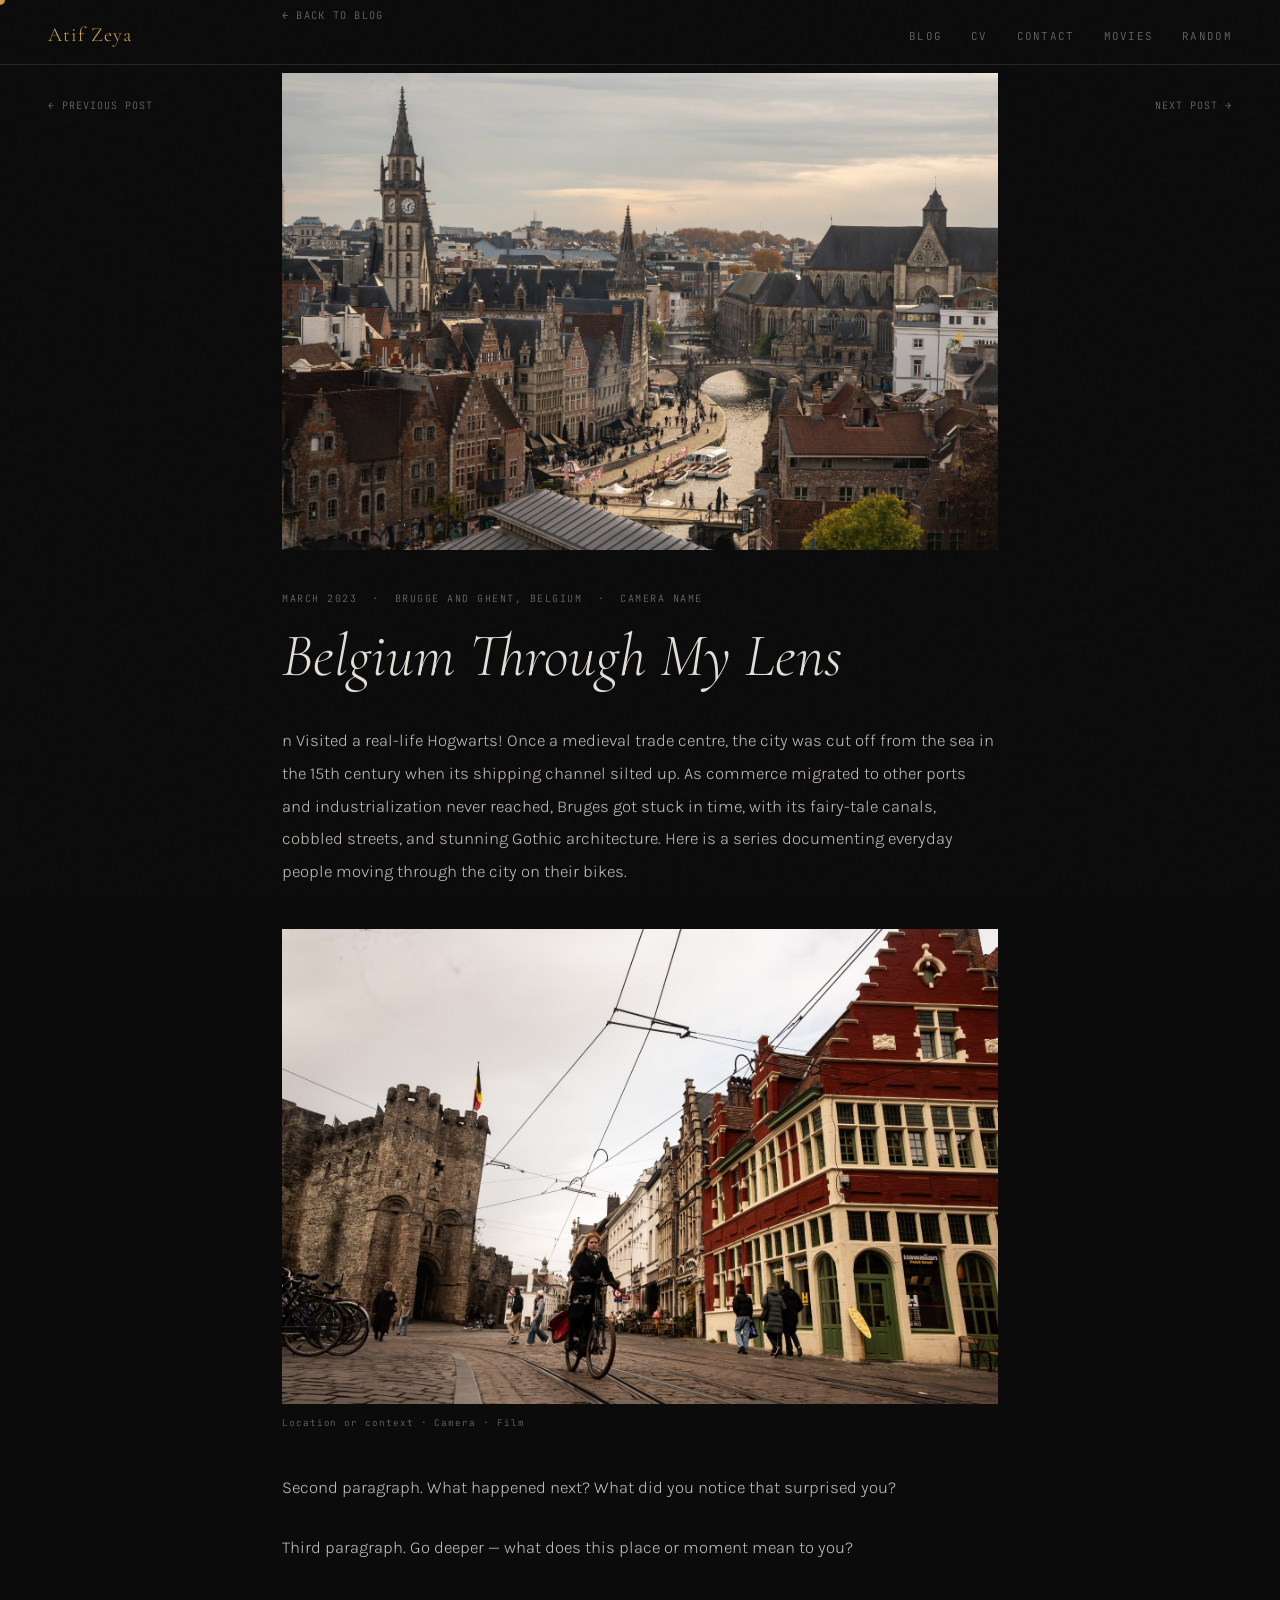
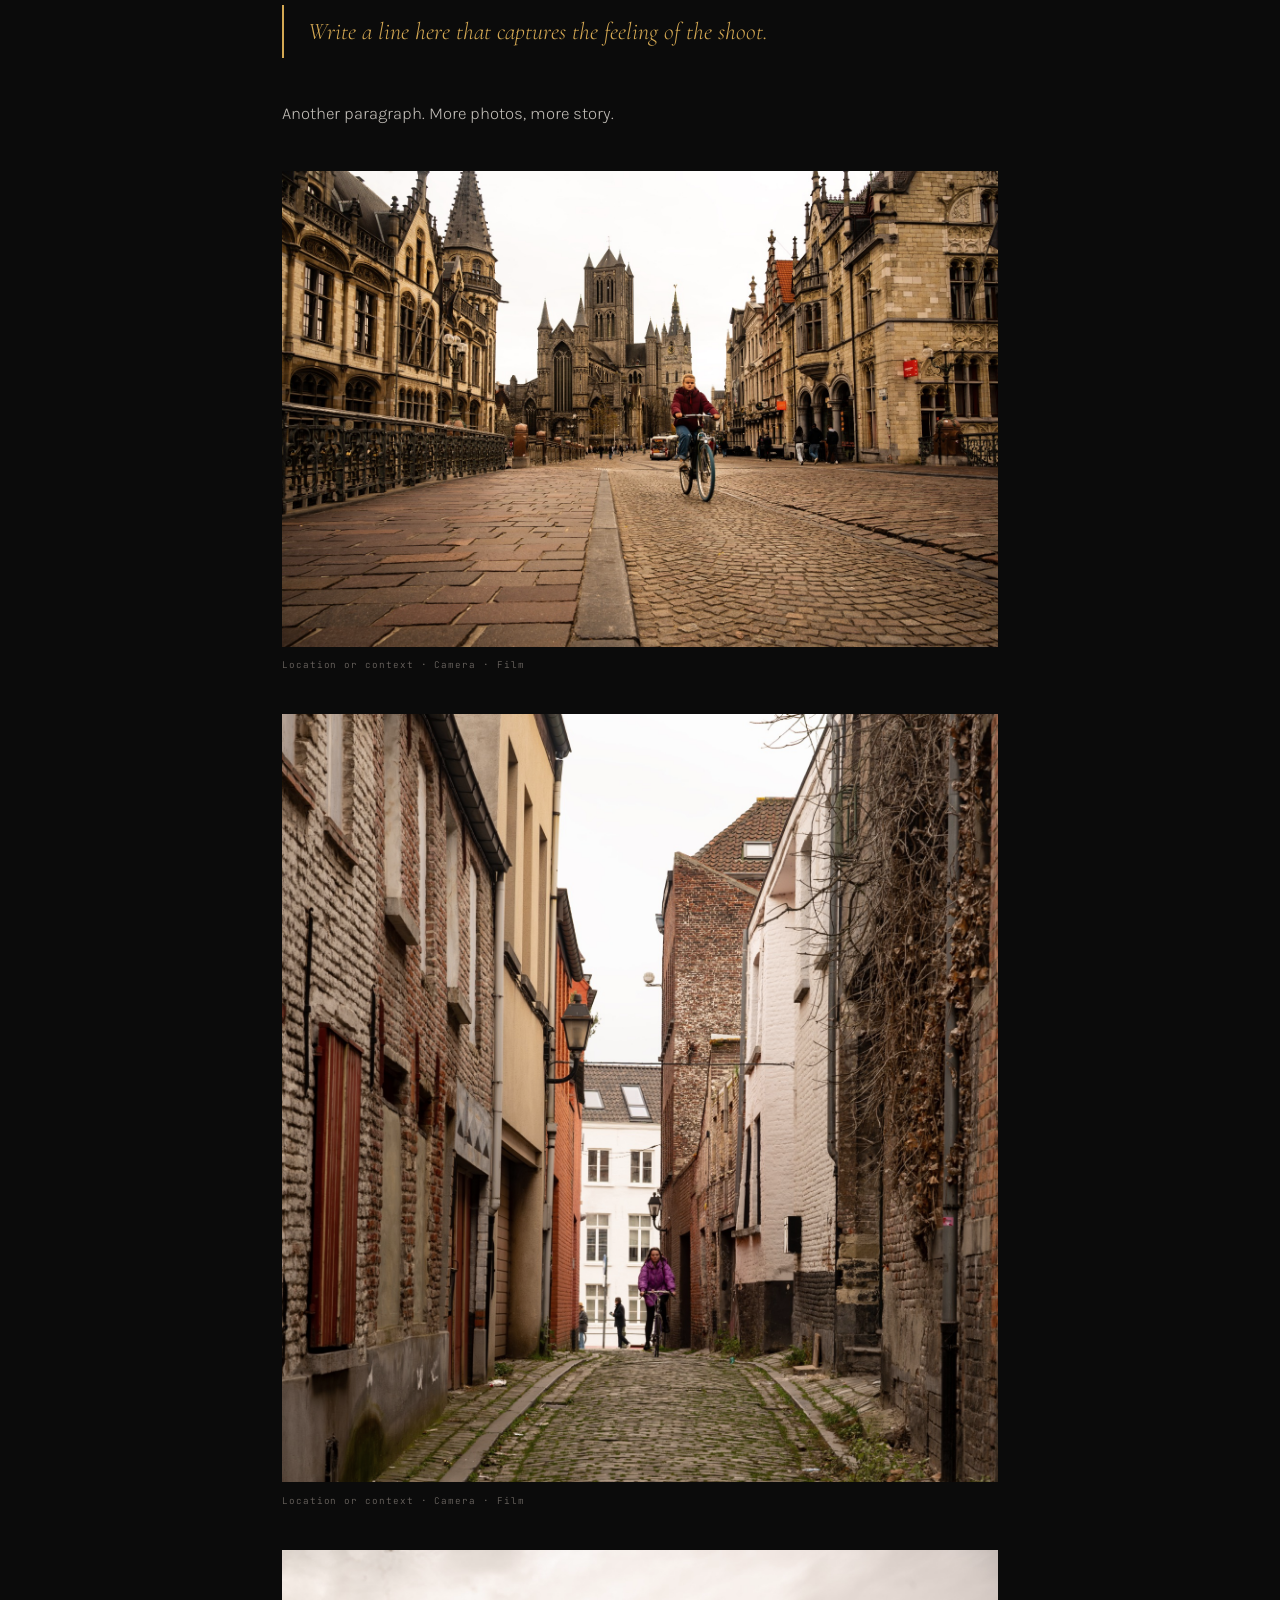
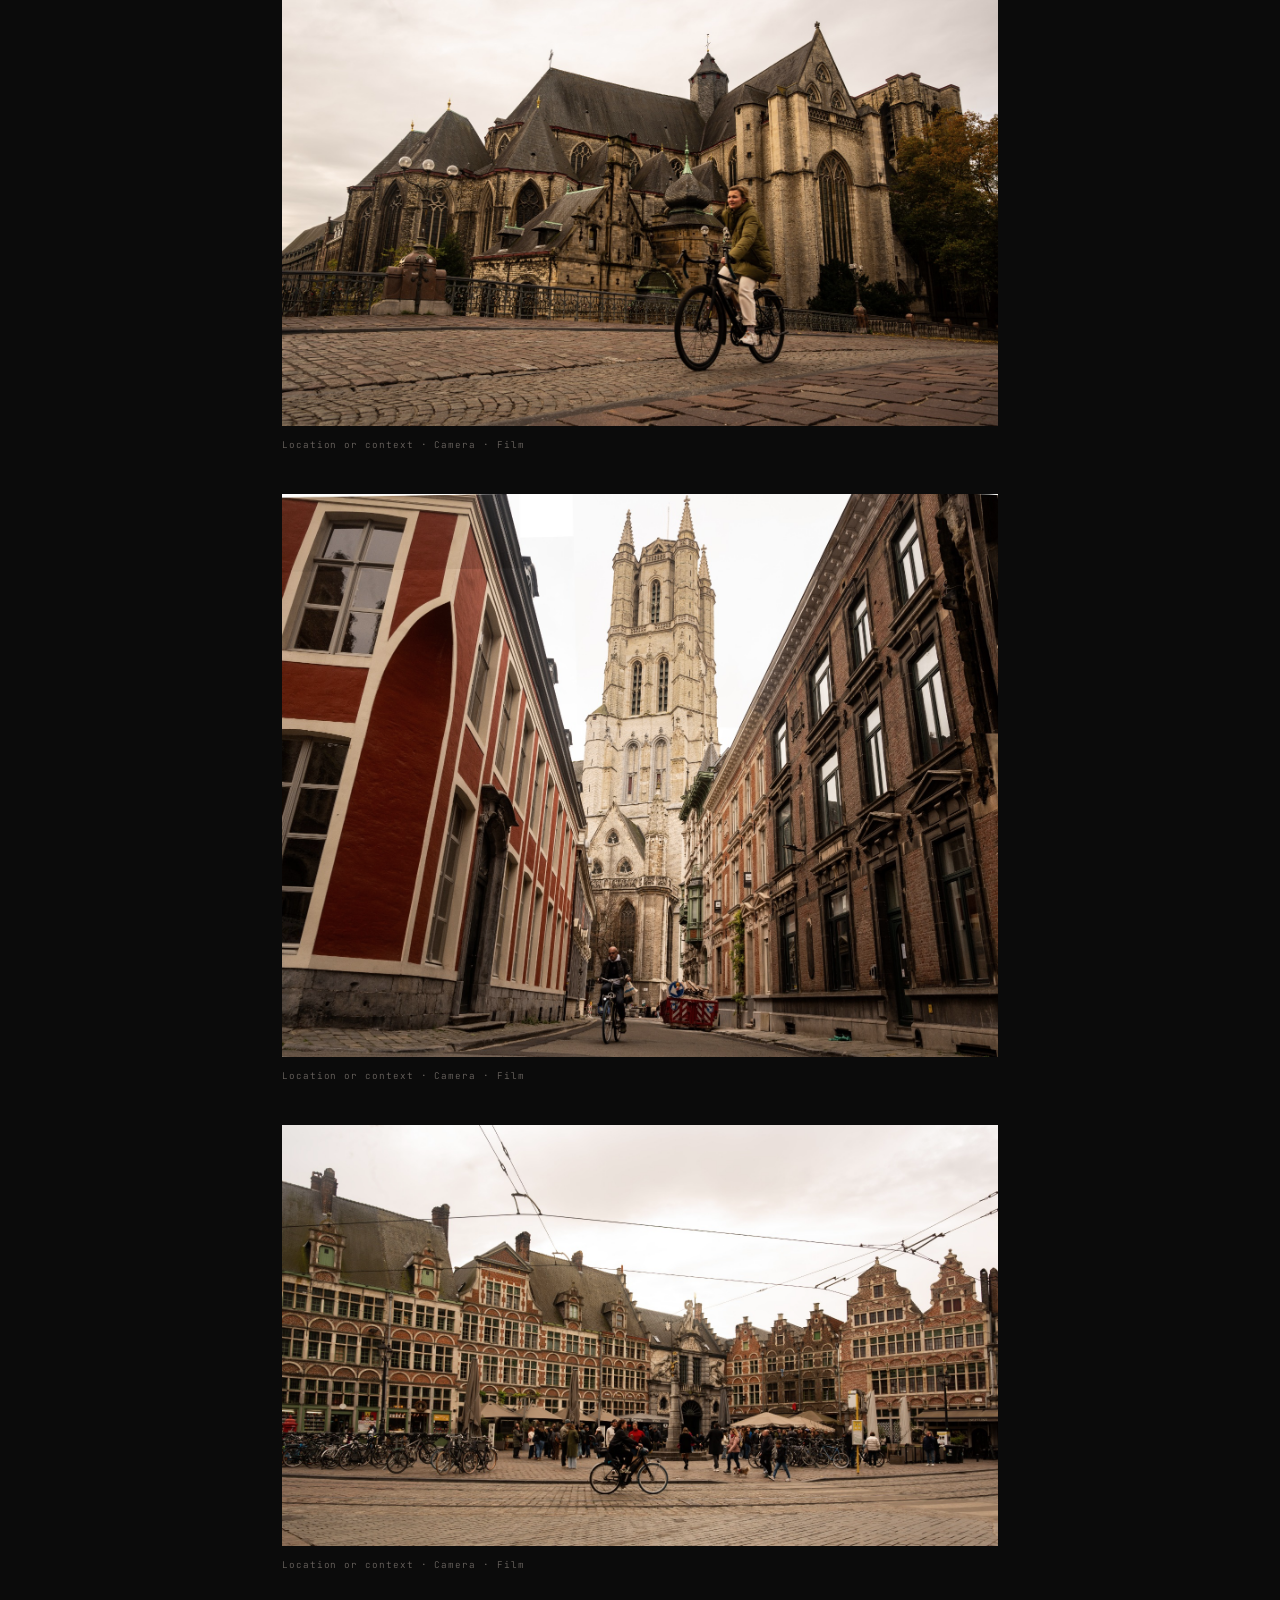
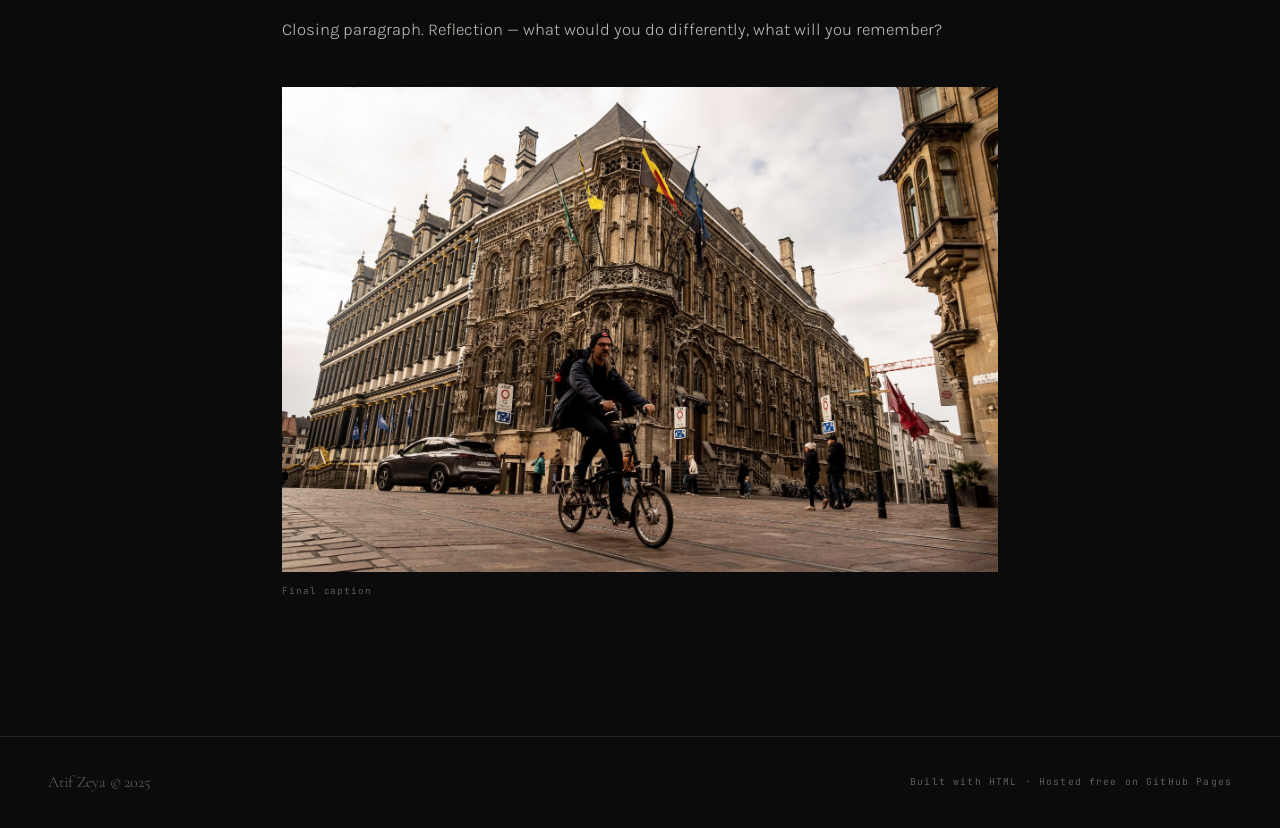
<file: posts/belgium.html>
<!DOCTYPE html>
<html lang="en">
<head>
  <meta charset="UTF-8"/>
  <meta name="viewport" content="width=device-width, initial-scale=1.0"/>
  <title>Belgium Through My Lens — Atif Zeya</title>
  <link href="https://fonts.googleapis.com/css2?family=Cormorant+Garamond:ital,wght@0,300;0,400;1,300;1,400&family=JetBrains+Mono:wght@300;400&family=Karla:wght@300;400;500&display=swap" rel="stylesheet"/>
  <link rel="stylesheet" href="../style.css"/>
  <style>
    .post-wrap  { max-width: 780px; margin: 0 auto; padding: 0 2rem 6rem; }
    .back-link  { display: inline-flex; align-items: center; gap: 0.5rem; font-family: var(--mono); font-size: 0.65rem; letter-spacing: 0.12em; text-transform: uppercase; color: var(--muted); text-decoration: none; margin-bottom: 3rem; transition: color 0.2s; }
    .back-link:hover { color: var(--accent); }
    .post-hero  { width: 100%; aspect-ratio: 3/2; object-fit: cover; display: block; margin-bottom: 2.5rem; filter: grayscale(15%); }
    .post-meta  { font-family: var(--mono); font-size: 0.63rem; letter-spacing: 0.15em; text-transform: uppercase; color: var(--muted); margin-bottom: 1rem; }
    .post-title { font-family: var(--serif); font-size: clamp(2.2rem,5vw,3.8rem); font-weight: 300; font-style: italic; line-height: 1.1; margin-bottom: 2.2rem; }
    .post-body  { font-size: 1.05rem; line-height: 1.95; color: rgba(226,221,214,0.85); }
    .post-body p { margin-bottom: 1.7rem; }

    /* Full-width photo */
    .photo      { width: 100%; margin: 2.5rem 0; }
    .photo img  { width: 100%; display: block; object-fit: cover; filter: grayscale(15%); transition: filter 0.4s; }
    .photo img:hover { filter: grayscale(0%); }
    .photo figcaption { font-family: var(--mono); font-size: 0.58rem; letter-spacing: 0.1em; color: var(--muted); padding-top: 0.6rem; }

    /* Two photos side by side */
    .photo.duo  { display: grid; grid-template-columns: 1fr 1fr; gap: 4px; }
    .photo.duo figcaption { grid-column: span 2; }

    /* Three photos in a row */
    .photo.trio { display: grid; grid-template-columns: 1fr 1fr 1fr; gap: 4px; }
    .photo.trio figcaption { grid-column: span 3; }

    /* Pull quote */
    .pull-quote { font-family: var(--serif); font-size: 1.5rem; font-style: italic; line-height: 1.55; color: var(--accent); border-left: 2px solid var(--accent); padding: 0.5rem 0 0.5rem 1.5rem; margin: 2.5rem 0; }

    /* Post navigation */
    .post-nav { display: flex; justify-content: space-between; margin-top: 4rem; padding-top: 2rem; border-top: 1px solid var(--border); }
    .post-nav a { font-family: var(--mono); font-size: 0.63rem; letter-spacing: 0.1em; text-transform: uppercase; color: var(--muted); text-decoration: none; transition: color 0.2s; }
    .post-nav a:hover { color: var(--accent); }

    @media (max-width: 600px) {
      .photo.duo, .photo.trio { grid-template-columns: 1fr; }
      .photo.duo figcaption, .photo.trio figcaption { grid-column: span 1; }
    }
  </style>
</head>
<body>
<div id="cursor"></div>
<nav id="navbar">
  <a href="../index.html" class="nav-logo">Atif Zeya</a>
  <ul class="nav-links">
    <li><a href="../blog.html">Blog</a></li>
    <li><a href="../cv.html">CV</a></li>
    <li><a href="../contact.html">Contact</a></li>
    <li><a href="../movies.html">Movies</a></li>
    <li><a href="../random.html">Random</a></li>
  </ul>
</nav>

<div class="page-content post-wrap">
  <a href="../blog.html" class="back-link">← Back to Blog</a>

  <!-- CHANGE THIS: hero image -->
  <img class="post-hero" src="../photos/belgium/belgium9.jpeg" alt="Description"/>

  <!-- CHANGE THIS: date, location, camera -->
  <div class="post-meta">March 2023 &nbsp;·&nbsp; Brugge and Ghent, Belgium &nbsp;·&nbsp; Camera Name</div>

  <!-- CHANGE THIS: post title -->
  <h1 class="post-title">Belgium Through My Lens</h1>

  <div class="post-body">

    <!-- CHANGE THIS: your writing -->
    <p>n Visited a real-life Hogwarts! Once a medieval trade centre, the city was cut off from the sea in the 15th century when its shipping channel silted up. As commerce migrated to other ports and industrialization never reached, Bruges got stuck in time, with its fairy-tale canals, cobbled streets, and stunning Gothic architecture. Here is a series documenting everyday people moving through the city on their bikes. </p>

    <!-- Full-width photo with caption -->
    <figure class="photo">
      <img src="../photos/belgium/belgium4.jpeg" alt="Description"/>
      <figcaption>Location or context · Camera · Film</figcaption>
    </figure>

    <p>Second paragraph. What happened next? What did you notice that surprised you?</p>


    <p>Third paragraph. Go deeper — what does this place or moment mean to you?</p>

    <!-- Pull quote — a line that stands out -->
    <div class="pull-quote">Write a line here that captures the feeling of the shoot.</div>

    <p>Another paragraph. More photos, more story.</p>

    <figure class="photo">
      <img src="../photos/belgium/belgium8.jpeg" alt="Description"/>
      <figcaption>Location or context · Camera · Film</figcaption>
    </figure>

    <figure class="photo">
      <img src="../photos/belgium/belgium2.jpeg" alt="Description"/>
      <figcaption>Location or context · Camera · Film</figcaption>
    </figure>

    <figure class="photo">
      <img src="../photos/belgium/belgium7.jpeg" alt="Description"/>
      <figcaption>Location or context · Camera · Film</figcaption>
    </figure>

    
    <figure class="photo">
      <img src="../photos/belgium/belgium6.jpeg" alt="Description"/>
      <figcaption>Location or context · Camera · Film</figcaption>
    </figure>


    <figure class="photo">
      <img src="../photos/belgium/belgium3.jpeg" alt="Description"/>
      <figcaption>Location or context · Camera · Film</figcaption>
    </figure>
    <p>Closing paragraph. Reflection — what would you do differently, what will you remember?</p>

    <!-- Final full-width closer -->
    <figure class="photo">
      <img src="../photos/belgium/belgium5.jpeg" alt="Description"/>
      <figcaption>Final caption</figcaption>
    </figure>

  </div>

  <!-- CHANGE THIS: link to previous and next posts -->
  <nav class="post-nav">
    <a href="previous-post.html">← Previous post</a>
    <a href="next-post.html">Next post →</a>
  </nav>
</div>

<footer>
  <div class="footer-left">Atif Zeya ©&thinsp;2025</div>
  <div class="footer-right">Built with HTML · Hosted free on GitHub Pages</div>
</footer>
<script src="../shared.js"></script>
</body>
</html>
</file>
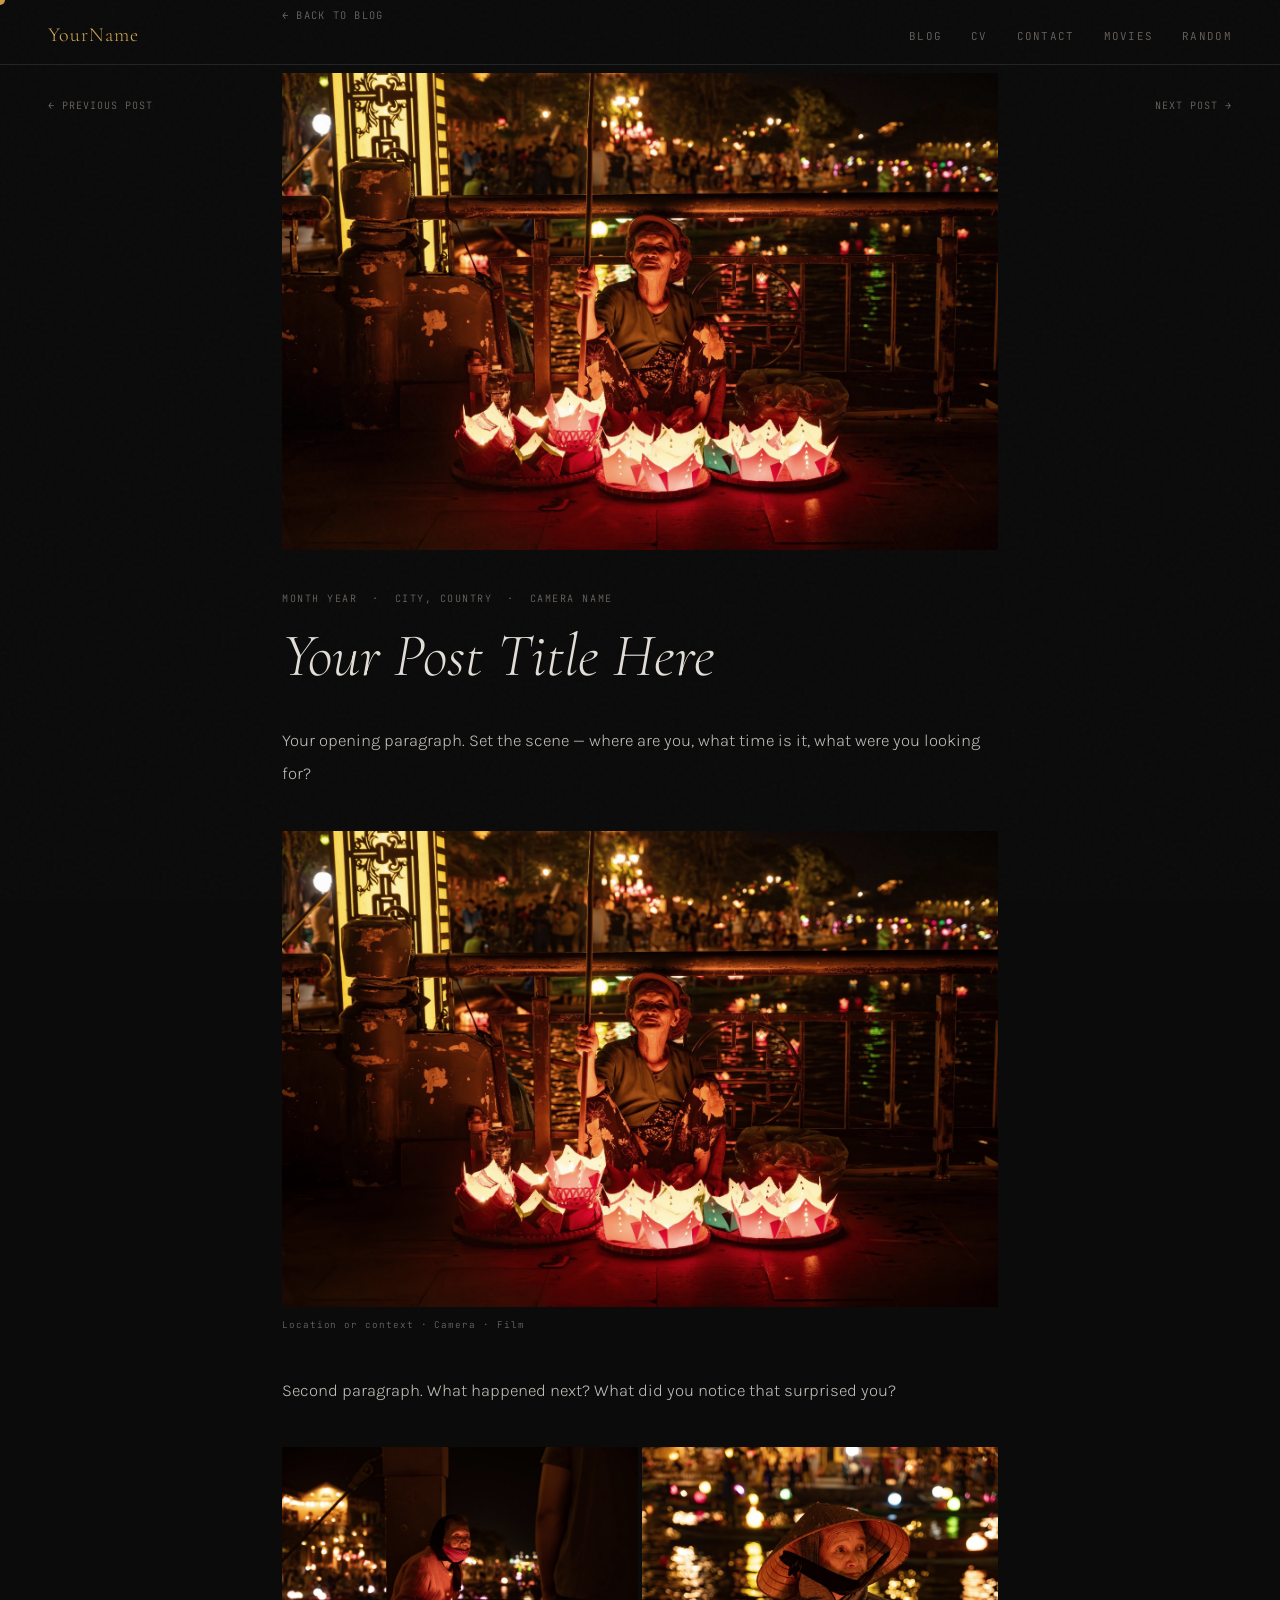
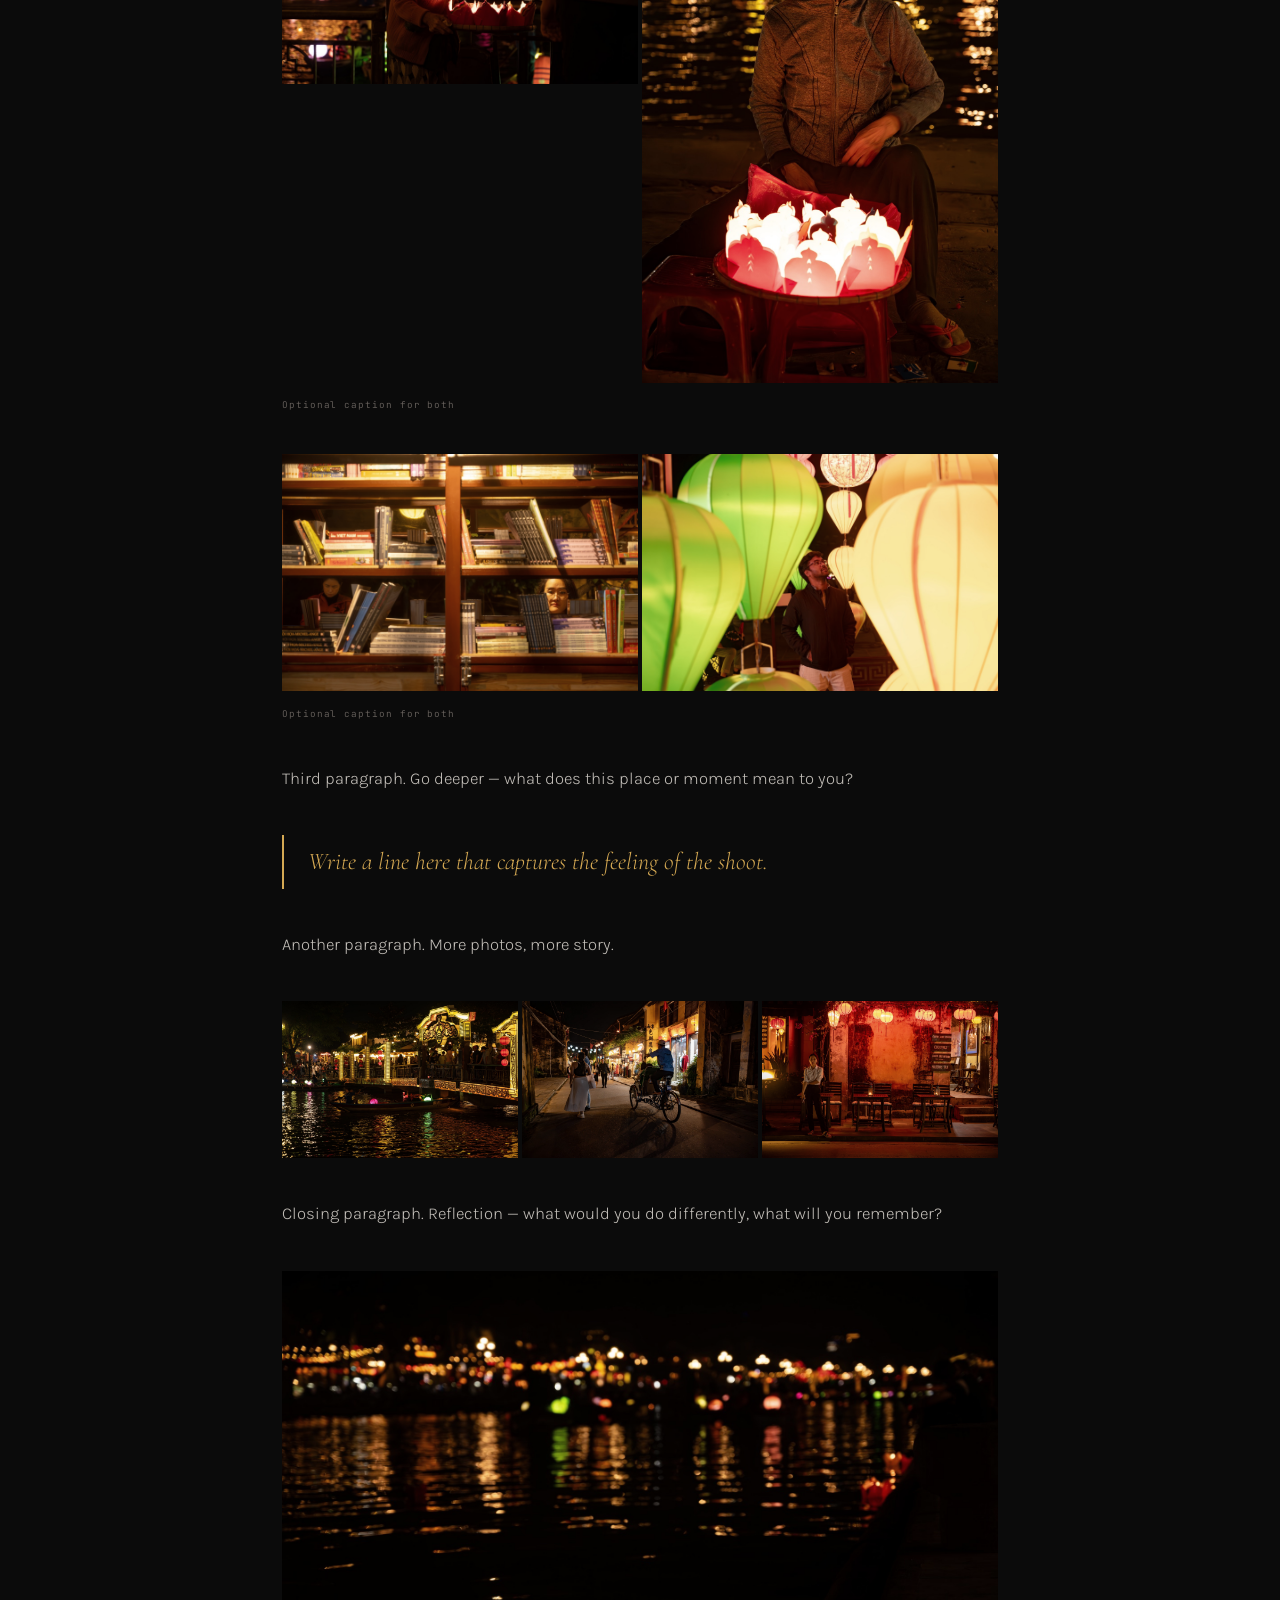
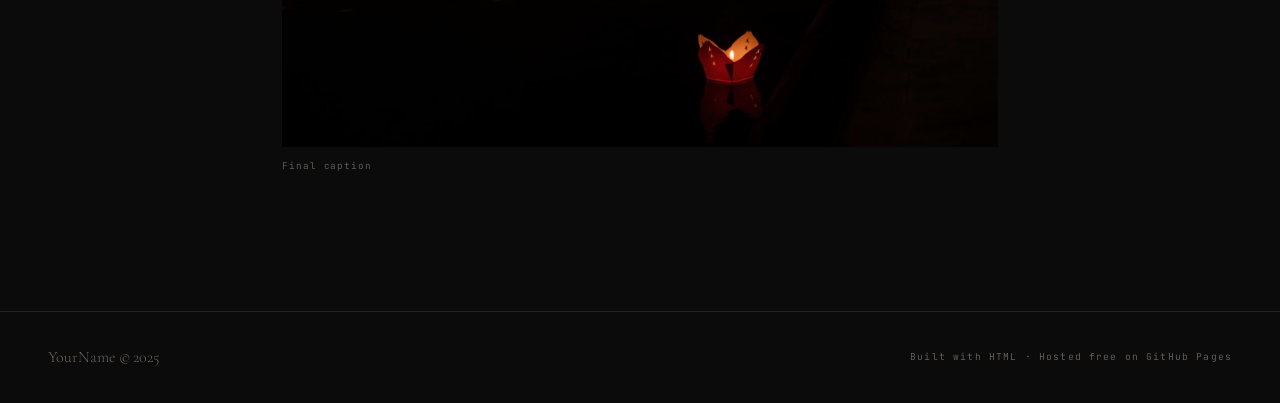
<file: posts/hoian.html>
<!DOCTYPE html>
<html lang="en">
<head>
  <meta charset="UTF-8"/>
  <meta name="viewport" content="width=device-width, initial-scale=1.0"/>
  <title><!-- CHANGE THIS: Post Title --> — YourName</title>
  <link href="https://fonts.googleapis.com/css2?family=Cormorant+Garamond:ital,wght@0,300;0,400;1,300;1,400&family=JetBrains+Mono:wght@300;400&family=Karla:wght@300;400;500&display=swap" rel="stylesheet"/>
  <link rel="stylesheet" href="../style.css"/>
  <style>
    .post-wrap  { max-width: 780px; margin: 0 auto; padding: 0 2rem 6rem; }
    .back-link  { display: inline-flex; align-items: center; gap: 0.5rem; font-family: var(--mono); font-size: 0.65rem; letter-spacing: 0.12em; text-transform: uppercase; color: var(--muted); text-decoration: none; margin-bottom: 3rem; transition: color 0.2s; }
    .back-link:hover { color: var(--accent); }
    .post-hero  { width: 100%; aspect-ratio: 3/2; object-fit: cover; display: block; margin-bottom: 2.5rem; filter: grayscale(15%); }
    .post-meta  { font-family: var(--mono); font-size: 0.63rem; letter-spacing: 0.15em; text-transform: uppercase; color: var(--muted); margin-bottom: 1rem; }
    .post-title { font-family: var(--serif); font-size: clamp(2.2rem,5vw,3.8rem); font-weight: 300; font-style: italic; line-height: 1.1; margin-bottom: 2.2rem; }
    .post-body  { font-size: 1.05rem; line-height: 1.95; color: rgba(226,221,214,0.85); }
    .post-body p { margin-bottom: 1.7rem; }

    /* Full-width photo */
    .photo      { width: 100%; margin: 2.5rem 0; }
    .photo img  { width: 100%; display: block; object-fit: cover; filter: grayscale(15%); transition: filter 0.4s; }
    .photo img:hover { filter: grayscale(0%); }
    .photo figcaption { font-family: var(--mono); font-size: 0.58rem; letter-spacing: 0.1em; color: var(--muted); padding-top: 0.6rem; }

    /* Two photos side by side */
    .photo.duo  { display: grid; grid-template-columns: 1fr 1fr; gap: 4px; }
    .photo.duo figcaption { grid-column: span 2; }

    /* Three photos in a row */
    .photo.trio { display: grid; grid-template-columns: 1fr 1fr 1fr; gap: 4px; }
    .photo.trio figcaption { grid-column: span 3; }

    /* Pull quote */
    .pull-quote { font-family: var(--serif); font-size: 1.5rem; font-style: italic; line-height: 1.55; color: var(--accent); border-left: 2px solid var(--accent); padding: 0.5rem 0 0.5rem 1.5rem; margin: 2.5rem 0; }

    /* Post navigation */
    .post-nav { display: flex; justify-content: space-between; margin-top: 4rem; padding-top: 2rem; border-top: 1px solid var(--border); }
    .post-nav a { font-family: var(--mono); font-size: 0.63rem; letter-spacing: 0.1em; text-transform: uppercase; color: var(--muted); text-decoration: none; transition: color 0.2s; }
    .post-nav a:hover { color: var(--accent); }

    @media (max-width: 600px) {
      .photo.duo, .photo.trio { grid-template-columns: 1fr; }
      .photo.duo figcaption, .photo.trio figcaption { grid-column: span 1; }
    }
  </style>
</head>
<body>
<div id="cursor"></div>
<nav id="navbar">
  <a href="../index.html" class="nav-logo">YourName</a>
  <ul class="nav-links">
    <li><a href="../blog.html">Blog</a></li>
    <li><a href="../cv.html">CV</a></li>
    <li><a href="../contact.html">Contact</a></li>
    <li><a href="../movies.html">Movies</a></li>
    <li><a href="../random.html">Random</a></li>
  </ul>
</nav>

<div class="page-content post-wrap">
  <a href="../blog.html" class="back-link">← Back to Blog</a>

  <!-- CHANGE THIS: hero image -->
  <img class="post-hero" src="../photos/hoi_an/hoi1.jpeg" alt="Description"/>

  <!-- CHANGE THIS: date, location, camera -->
  <div class="post-meta">Month Year &nbsp;·&nbsp; City, Country &nbsp;·&nbsp; Camera Name</div>

  <!-- CHANGE THIS: post title -->
  <h1 class="post-title">Your Post Title Here</h1>

  <div class="post-body">

    <!-- CHANGE THIS: your writing -->
    <p>Your opening paragraph. Set the scene — where are you, what time is it, what were you looking for?</p>

    <!-- Full-width photo with caption -->
    <figure class="photo">
      <img src="../photos/hoi_an/hoi1.jpeg" alt="Description"/>
      <figcaption>Location or context · Camera · Film</figcaption>
    </figure>

    <p>Second paragraph. What happened next? What did you notice that surprised you?</p>

    <!-- Two photos side by side -->
    <figure class="photo duo">
      <img src="../photos/hoi_an/hoi2.jpeg" alt="Description"/>
      <img src="../photos/hoi_an/hoi3.jpeg" alt="Description"/>
      <figcaption>Optional caption for both</figcaption>
    </figure>

     <figure class="photo duo">
      <img src="../photos/hoi_an/hoi8.jpeg" alt="Description"/>
      <img src="../photos/hoi_an/hoi9.jpeg" alt="Description"/>
      <figcaption>Optional caption for both</figcaption>
    </figure>


    <p>Third paragraph. Go deeper — what does this place or moment mean to you?</p>

    <!-- Pull quote — a line that stands out -->
    <div class="pull-quote">Write a line here that captures the feeling of the shoot.</div>

    <p>Another paragraph. More photos, more story.</p>

    <!-- Three photos in a row -->
    <figure class="photo trio">
      <img src="../photos/hoi_an/hoi4.jpeg" alt=""/>
      <img src="../photos/hoi_an/hoi5.jpeg" alt=""/>
      <img src="../photos/hoi_an/hoi6.jpeg" alt=""/>
    </figure>

    <p>Closing paragraph. Reflection — what would you do differently, what will you remember?</p>

    <!-- Final full-width closer -->
    <figure class="photo">
      <img src="../photos/hoi_an/hoi7.jpeg" alt="Description"/>
      <figcaption>Final caption</figcaption>
    </figure>

  </div>

  <!-- CHANGE THIS: link to previous and next posts -->
  <nav class="post-nav">
    <a href="previous-post.html">← Previous post</a>
    <a href="next-post.html">Next post →</a>
  </nav>
</div>

<footer>
  <div class="footer-left">YourName ©&thinsp;2025</div>
  <div class="footer-right">Built with HTML · Hosted free on GitHub Pages</div>
</footer>
<script src="../shared.js"></script>
</body>
</html>
</file>
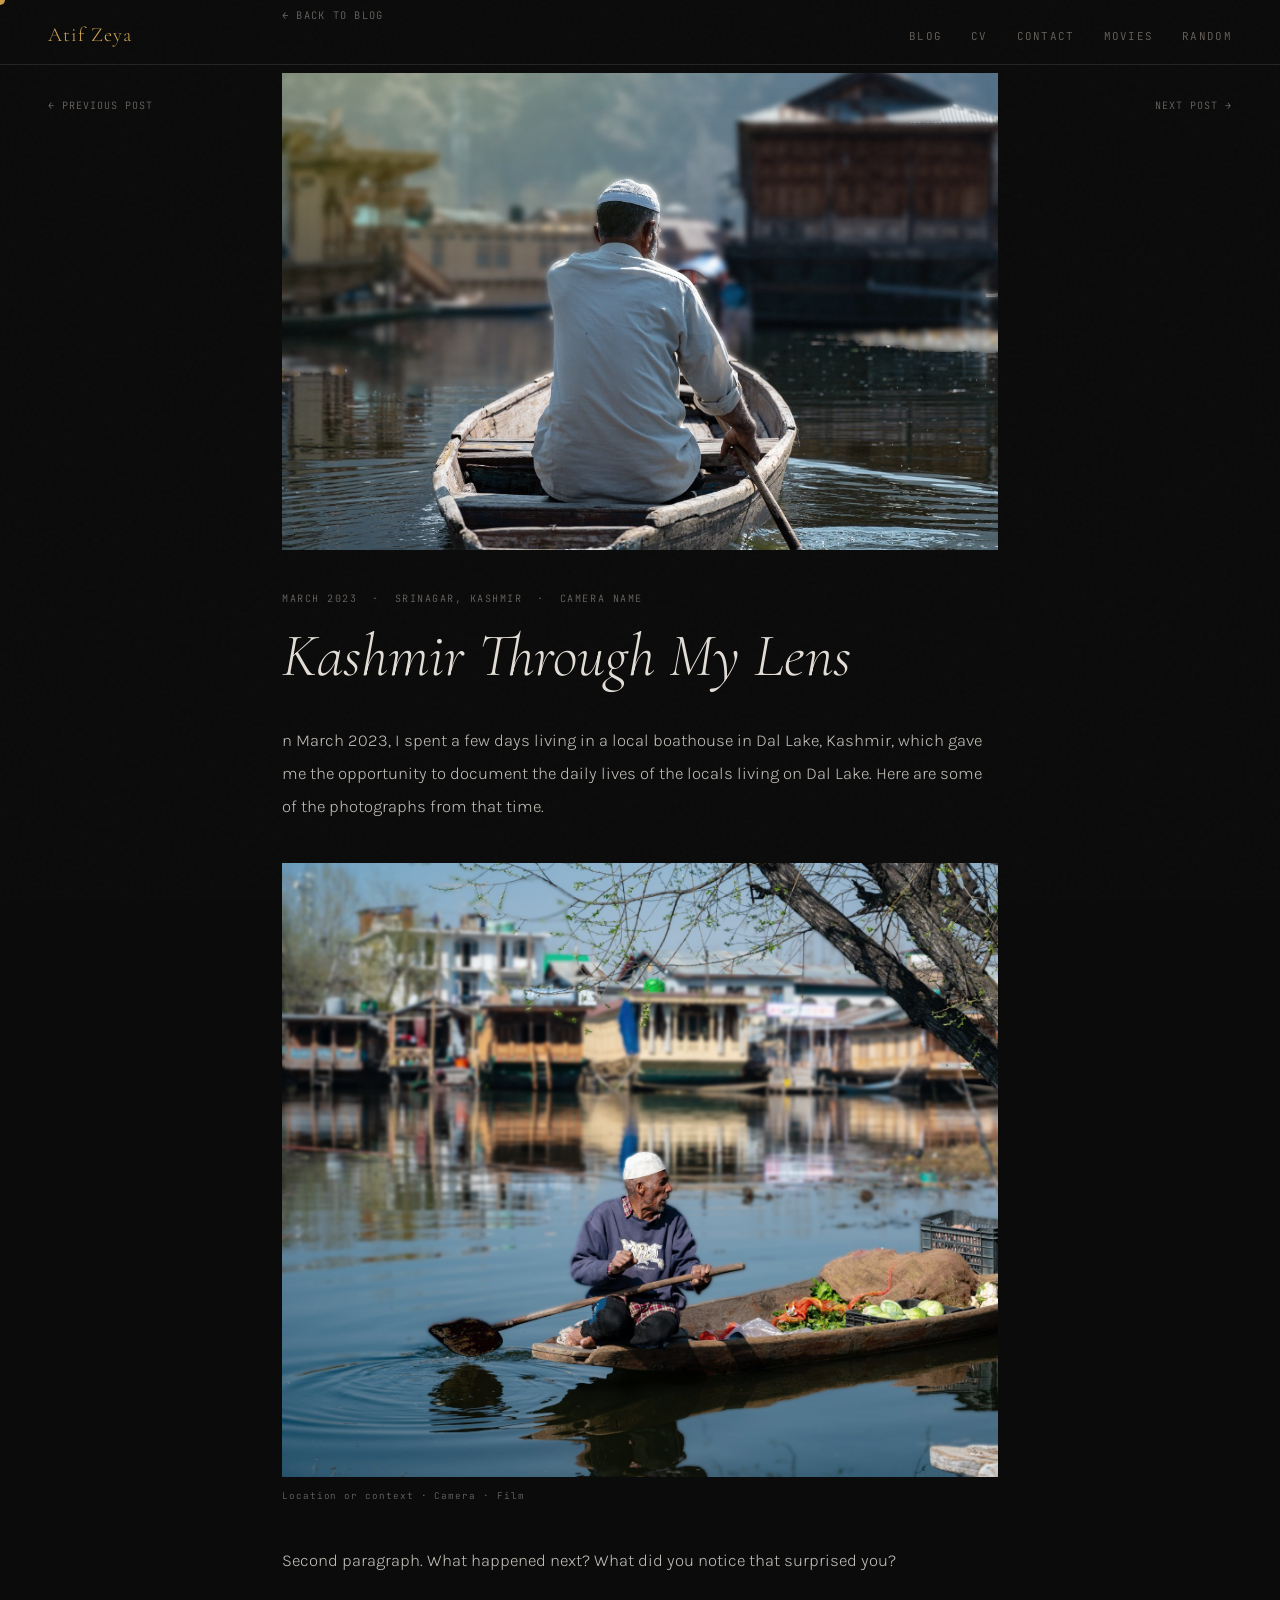
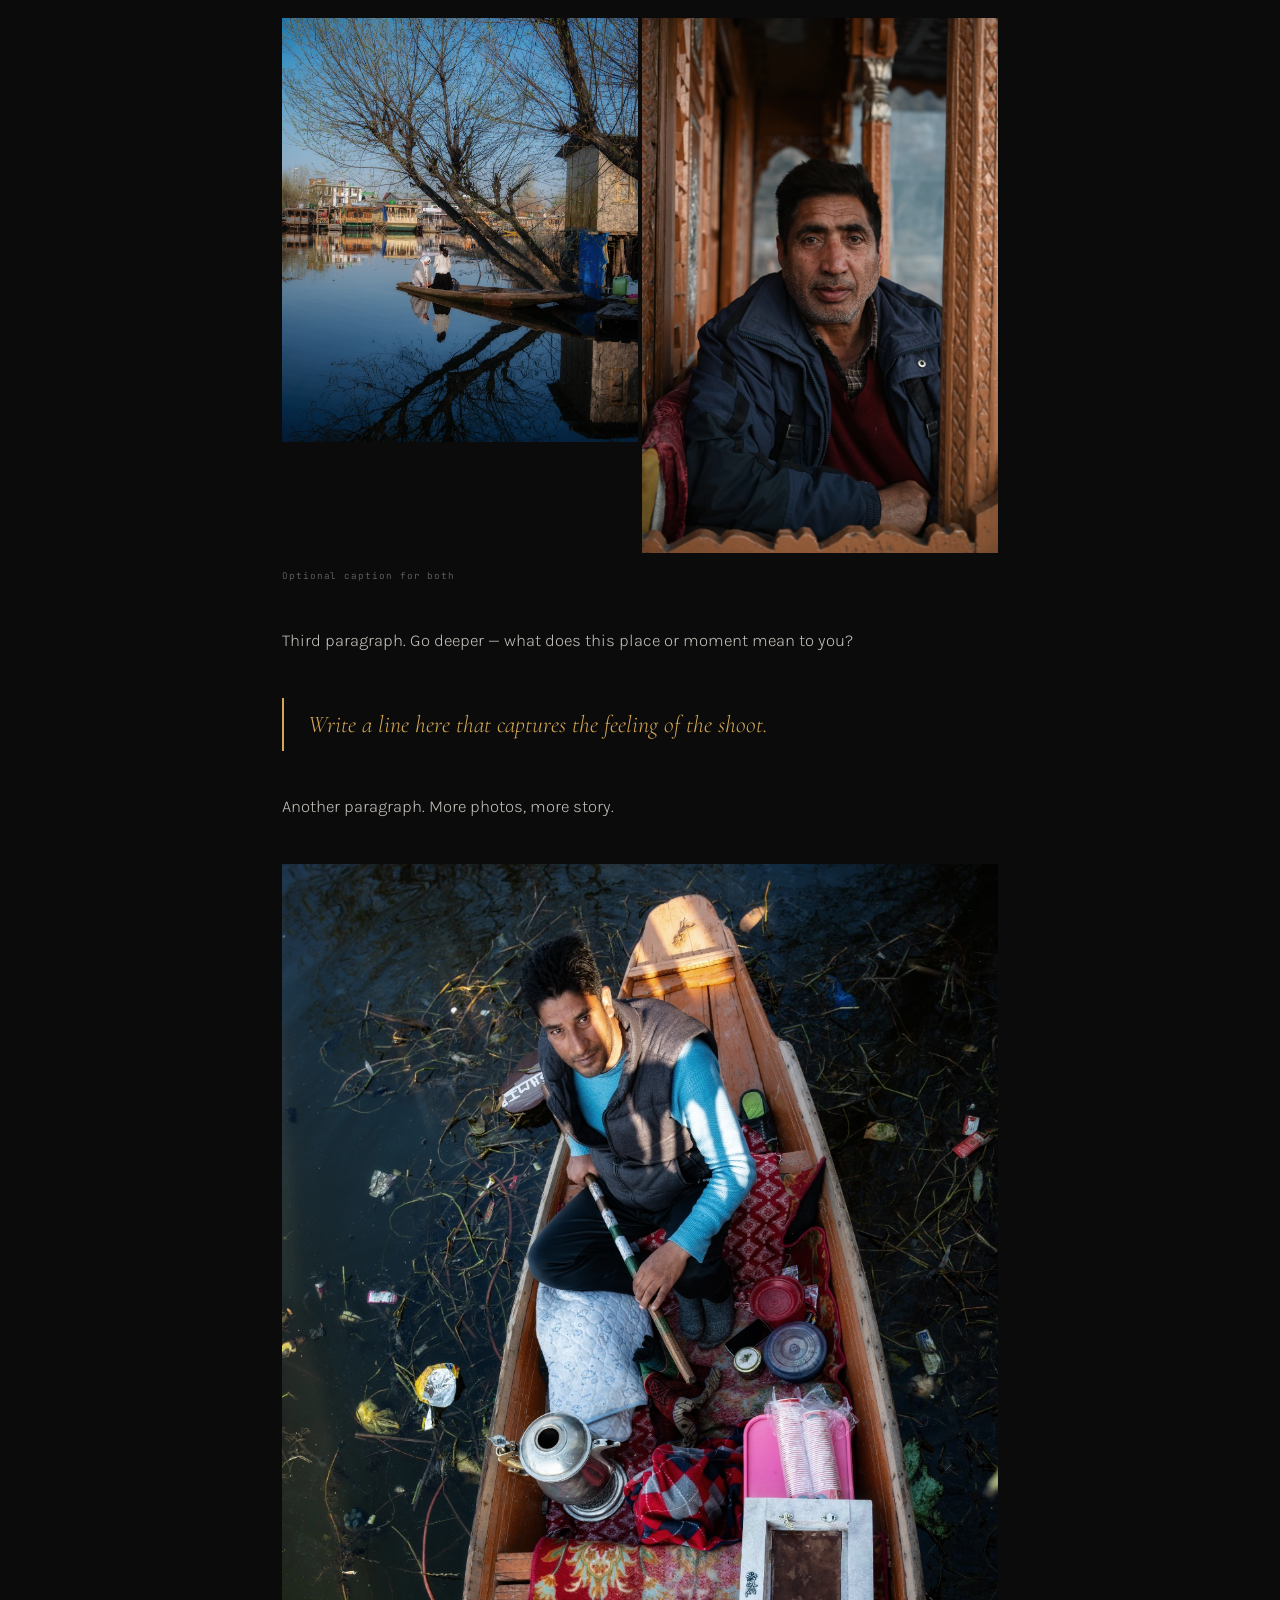
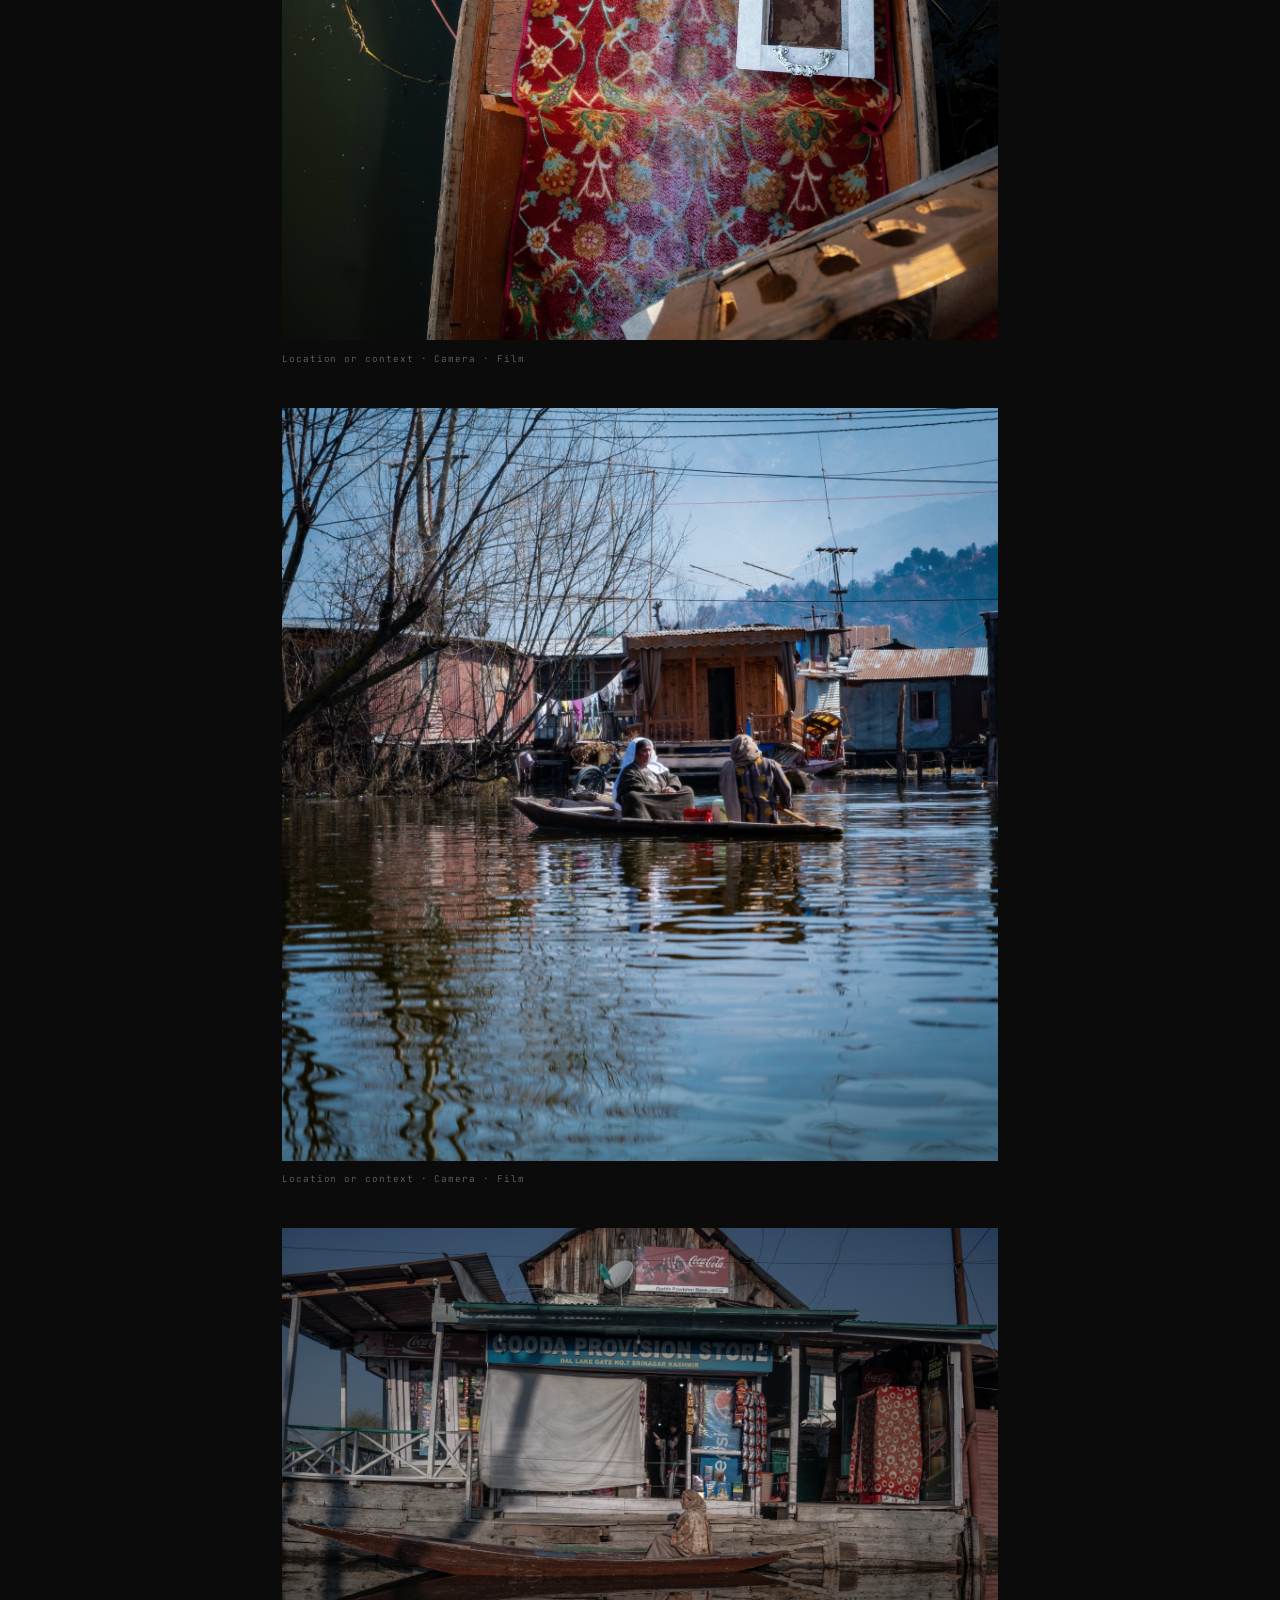
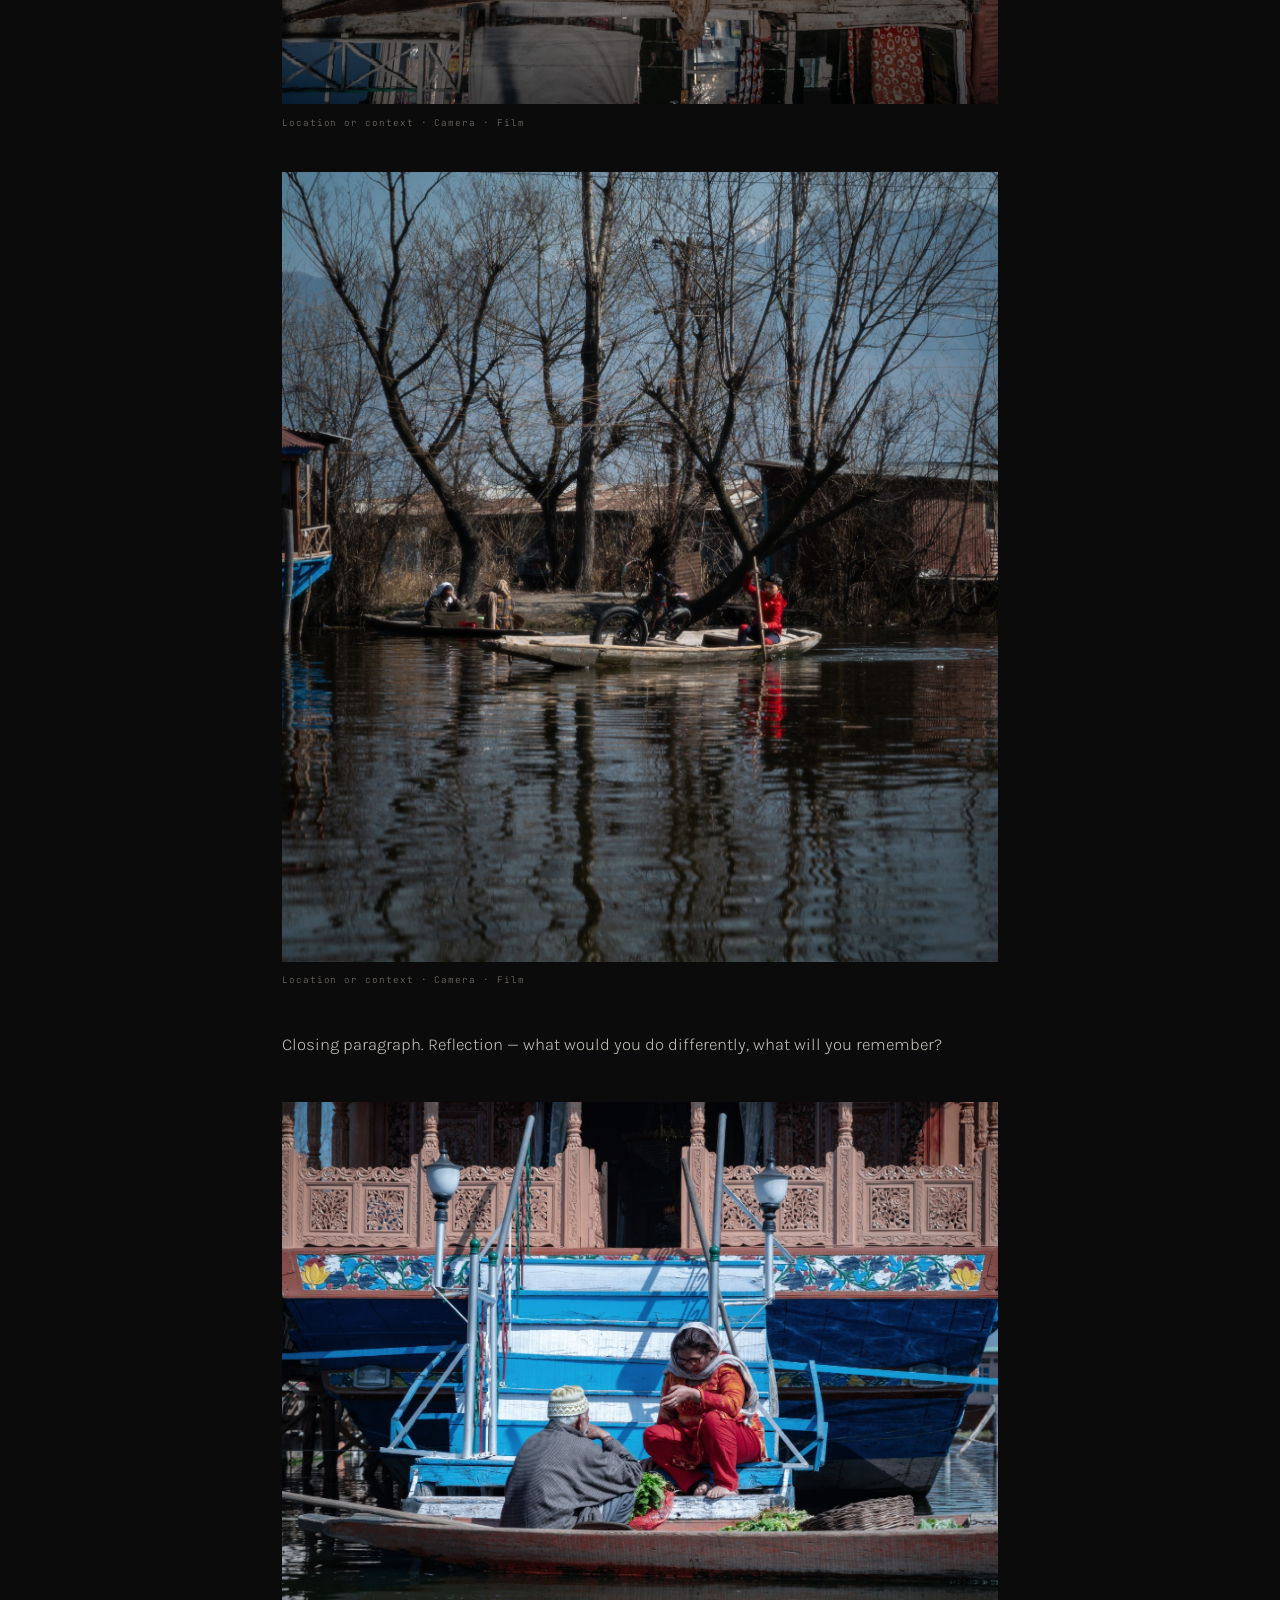
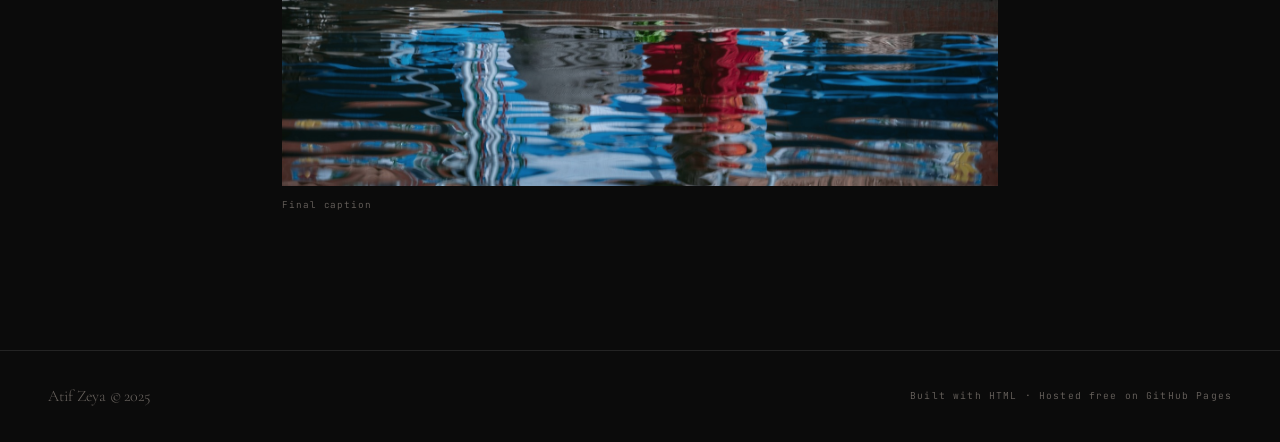
<file: posts/kashmir.html>
<!DOCTYPE html>
<html lang="en">
<head>
  <meta charset="UTF-8"/>
  <meta name="viewport" content="width=device-width, initial-scale=1.0"/>
  <title>Kashmir Through My Lens — Atif Zeya</title>
  <link href="https://fonts.googleapis.com/css2?family=Cormorant+Garamond:ital,wght@0,300;0,400;1,300;1,400&family=JetBrains+Mono:wght@300;400&family=Karla:wght@300;400;500&display=swap" rel="stylesheet"/>
  <link rel="stylesheet" href="../style.css"/>
  <style>
    .post-wrap  { max-width: 780px; margin: 0 auto; padding: 0 2rem 6rem; }
    .back-link  { display: inline-flex; align-items: center; gap: 0.5rem; font-family: var(--mono); font-size: 0.65rem; letter-spacing: 0.12em; text-transform: uppercase; color: var(--muted); text-decoration: none; margin-bottom: 3rem; transition: color 0.2s; }
    .back-link:hover { color: var(--accent); }
    .post-hero  { width: 100%; aspect-ratio: 3/2; object-fit: cover; display: block; margin-bottom: 2.5rem; filter: grayscale(15%); }
    .post-meta  { font-family: var(--mono); font-size: 0.63rem; letter-spacing: 0.15em; text-transform: uppercase; color: var(--muted); margin-bottom: 1rem; }
    .post-title { font-family: var(--serif); font-size: clamp(2.2rem,5vw,3.8rem); font-weight: 300; font-style: italic; line-height: 1.1; margin-bottom: 2.2rem; }
    .post-body  { font-size: 1.05rem; line-height: 1.95; color: rgba(226,221,214,0.85); }
    .post-body p { margin-bottom: 1.7rem; }

    /* Full-width photo */
    .photo      { width: 100%; margin: 2.5rem 0; }
    .photo img  { width: 100%; display: block; object-fit: cover; filter: grayscale(15%); transition: filter 0.4s; }
    .photo img:hover { filter: grayscale(0%); }
    .photo figcaption { font-family: var(--mono); font-size: 0.58rem; letter-spacing: 0.1em; color: var(--muted); padding-top: 0.6rem; }

    /* Two photos side by side */
    .photo.duo  { display: grid; grid-template-columns: 1fr 1fr; gap: 4px; }
    .photo.duo figcaption { grid-column: span 2; }

    /* Three photos in a row */
    .photo.trio { display: grid; grid-template-columns: 1fr 1fr 1fr; gap: 4px; }
    .photo.trio figcaption { grid-column: span 3; }

    /* Pull quote */
    .pull-quote { font-family: var(--serif); font-size: 1.5rem; font-style: italic; line-height: 1.55; color: var(--accent); border-left: 2px solid var(--accent); padding: 0.5rem 0 0.5rem 1.5rem; margin: 2.5rem 0; }

    /* Post navigation */
    .post-nav { display: flex; justify-content: space-between; margin-top: 4rem; padding-top: 2rem; border-top: 1px solid var(--border); }
    .post-nav a { font-family: var(--mono); font-size: 0.63rem; letter-spacing: 0.1em; text-transform: uppercase; color: var(--muted); text-decoration: none; transition: color 0.2s; }
    .post-nav a:hover { color: var(--accent); }

    @media (max-width: 600px) {
      .photo.duo, .photo.trio { grid-template-columns: 1fr; }
      .photo.duo figcaption, .photo.trio figcaption { grid-column: span 1; }
    }
  </style>
</head>
<body>
<div id="cursor"></div>
<nav id="navbar">
  <a href="../index.html" class="nav-logo">Atif Zeya</a>
  <ul class="nav-links">
    <li><a href="../blog.html">Blog</a></li>
    <li><a href="../cv.html">CV</a></li>
    <li><a href="../contact.html">Contact</a></li>
    <li><a href="../movies.html">Movies</a></li>
    <li><a href="../random.html">Random</a></li>
  </ul>
</nav>

<div class="page-content post-wrap">
  <a href="../blog.html" class="back-link">← Back to Blog</a>

  <!-- CHANGE THIS: hero image -->
  <img class="post-hero" src="../photos/kashmir_photo/kashmir4.jpeg" alt="Description"/>

  <!-- CHANGE THIS: date, location, camera -->
  <div class="post-meta">March 2023 &nbsp;·&nbsp; Srinagar, Kashmir &nbsp;·&nbsp; Camera Name</div>

  <!-- CHANGE THIS: post title -->
  <h1 class="post-title">Kashmir Through My Lens</h1>

  <div class="post-body">

    <!-- CHANGE THIS: your writing -->
    <p>n March 2023, I spent a few days living in a local boathouse in Dal Lake, Kashmir, which gave me the opportunity to document the daily lives of the locals living on Dal Lake. Here are some of the photographs from that time.</p>

    <!-- Full-width photo with caption -->
    <figure class="photo">
      <img src="../photos/kashmir_photo/kashmir9.jpeg" alt="Description"/>
      <figcaption>Location or context · Camera · Film</figcaption>
    </figure>

    <p>Second paragraph. What happened next? What did you notice that surprised you?</p>

    <!-- Two photos side by side -->
    <figure class="photo duo">
      <img src="../photos/kashmir_photo/kashmir7.jpeg" alt="Description"/>
      <img src="../photos/kashmir_photo/kashmir6.jpeg" alt="Description"/>
      <figcaption>Optional caption for both</figcaption>
    </figure>

    <p>Third paragraph. Go deeper — what does this place or moment mean to you?</p>

    <!-- Pull quote — a line that stands out -->
    <div class="pull-quote">Write a line here that captures the feeling of the shoot.</div>

    <p>Another paragraph. More photos, more story.</p>

    <figure class="photo">
      <img src="../photos/kashmir_photo/kashmir8.jpeg" alt="Description"/>
      <figcaption>Location or context · Camera · Film</figcaption>
    </figure>

    <figure class="photo">
      <img src="../photos/kashmir_photo/kashmir2.jpeg" alt="Description"/>
      <figcaption>Location or context · Camera · Film</figcaption>
    </figure>

    <figure class="photo">
      <img src="../photos/kashmir_photo/kashmir10.jpeg" alt="Description"/>
      <figcaption>Location or context · Camera · Film</figcaption>
    </figure>

    <figure class="photo">
      <img src="../photos/kashmir_photo/kashmir3.jpeg" alt="Description"/>
      <figcaption>Location or context · Camera · Film</figcaption>
    </figure>
    <p>Closing paragraph. Reflection — what would you do differently, what will you remember?</p>

    <!-- Final full-width closer -->
    <figure class="photo">
      <img src="../photos/kashmir_photo/kashmir5.jpeg" alt="Description"/>
      <figcaption>Final caption</figcaption>
    </figure>

  </div>

  <!-- CHANGE THIS: link to previous and next posts -->
  <nav class="post-nav">
    <a href="previous-post.html">← Previous post</a>
    <a href="next-post.html">Next post →</a>
  </nav>
</div>

<footer>
  <div class="footer-left">Atif Zeya ©&thinsp;2025</div>
  <div class="footer-right">Built with HTML · Hosted free on GitHub Pages</div>
</footer>
<script src="../shared.js"></script>
</body>
</html>
</file>
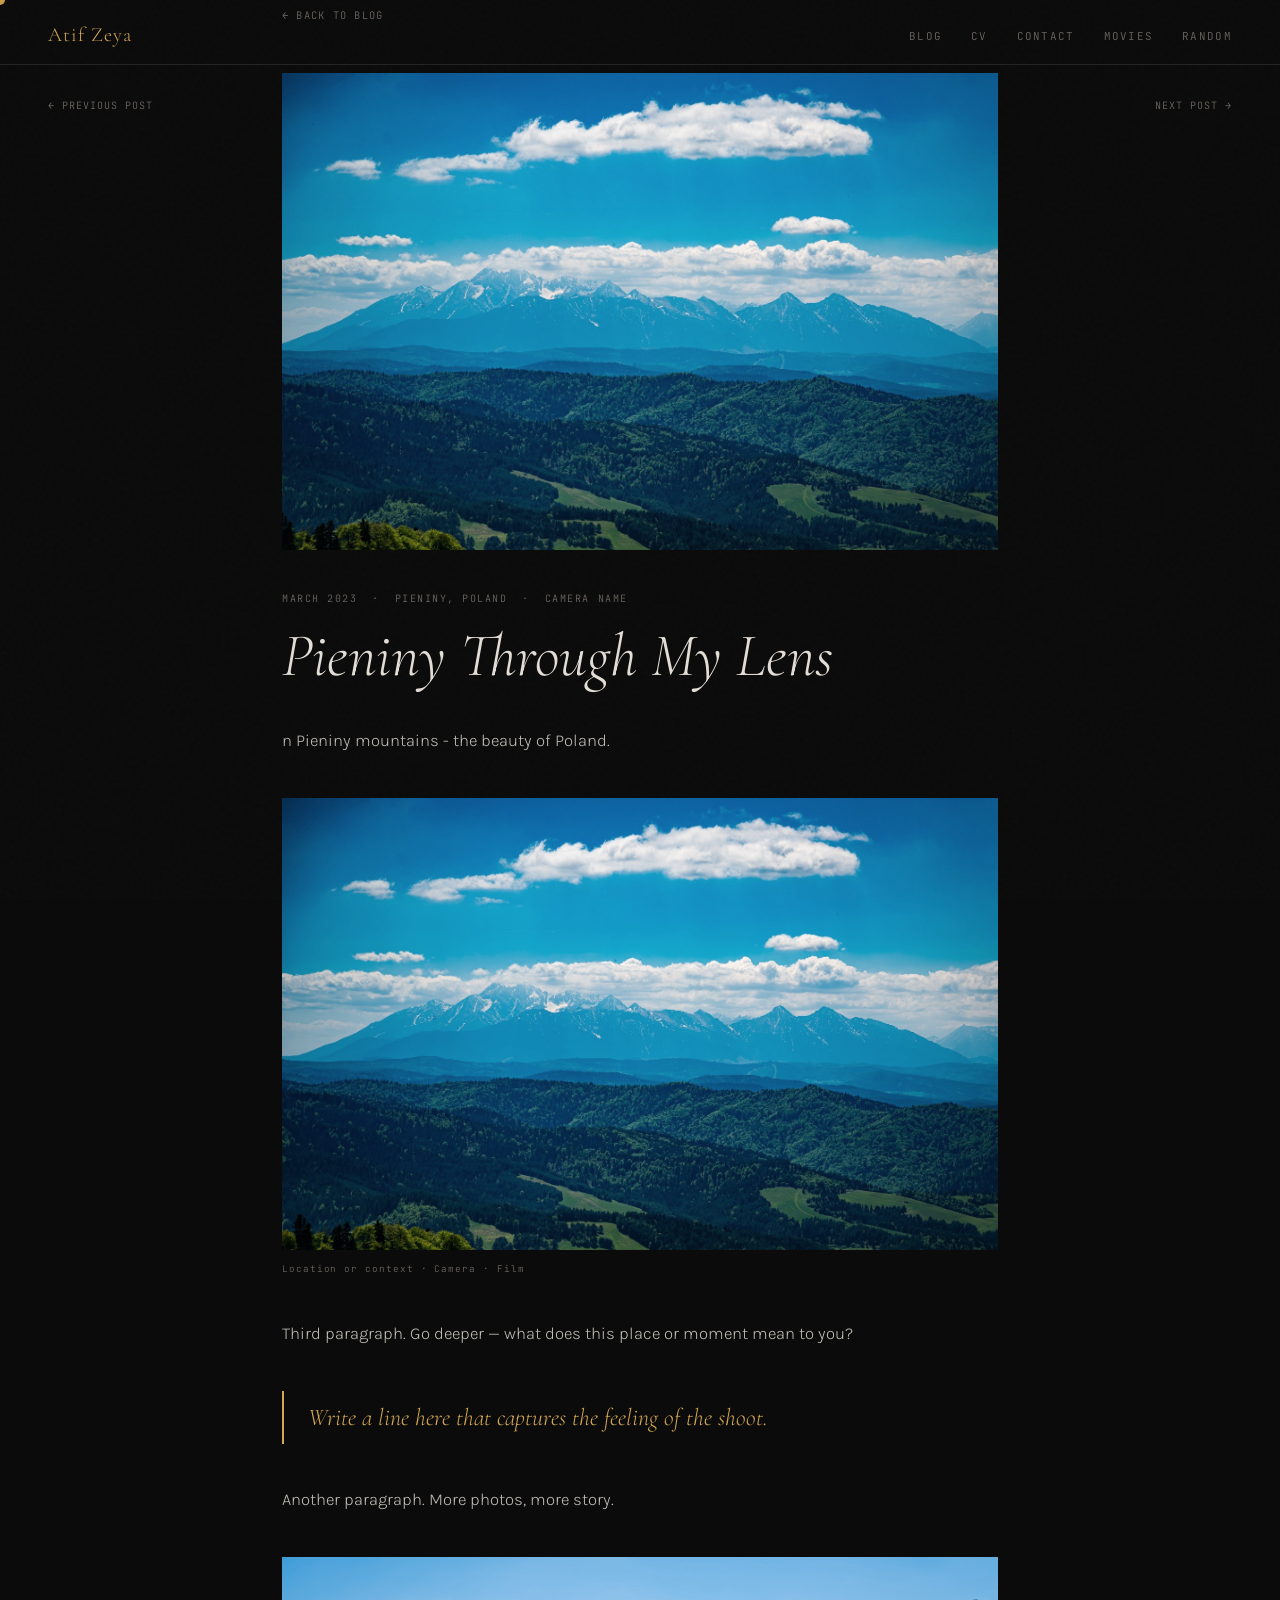
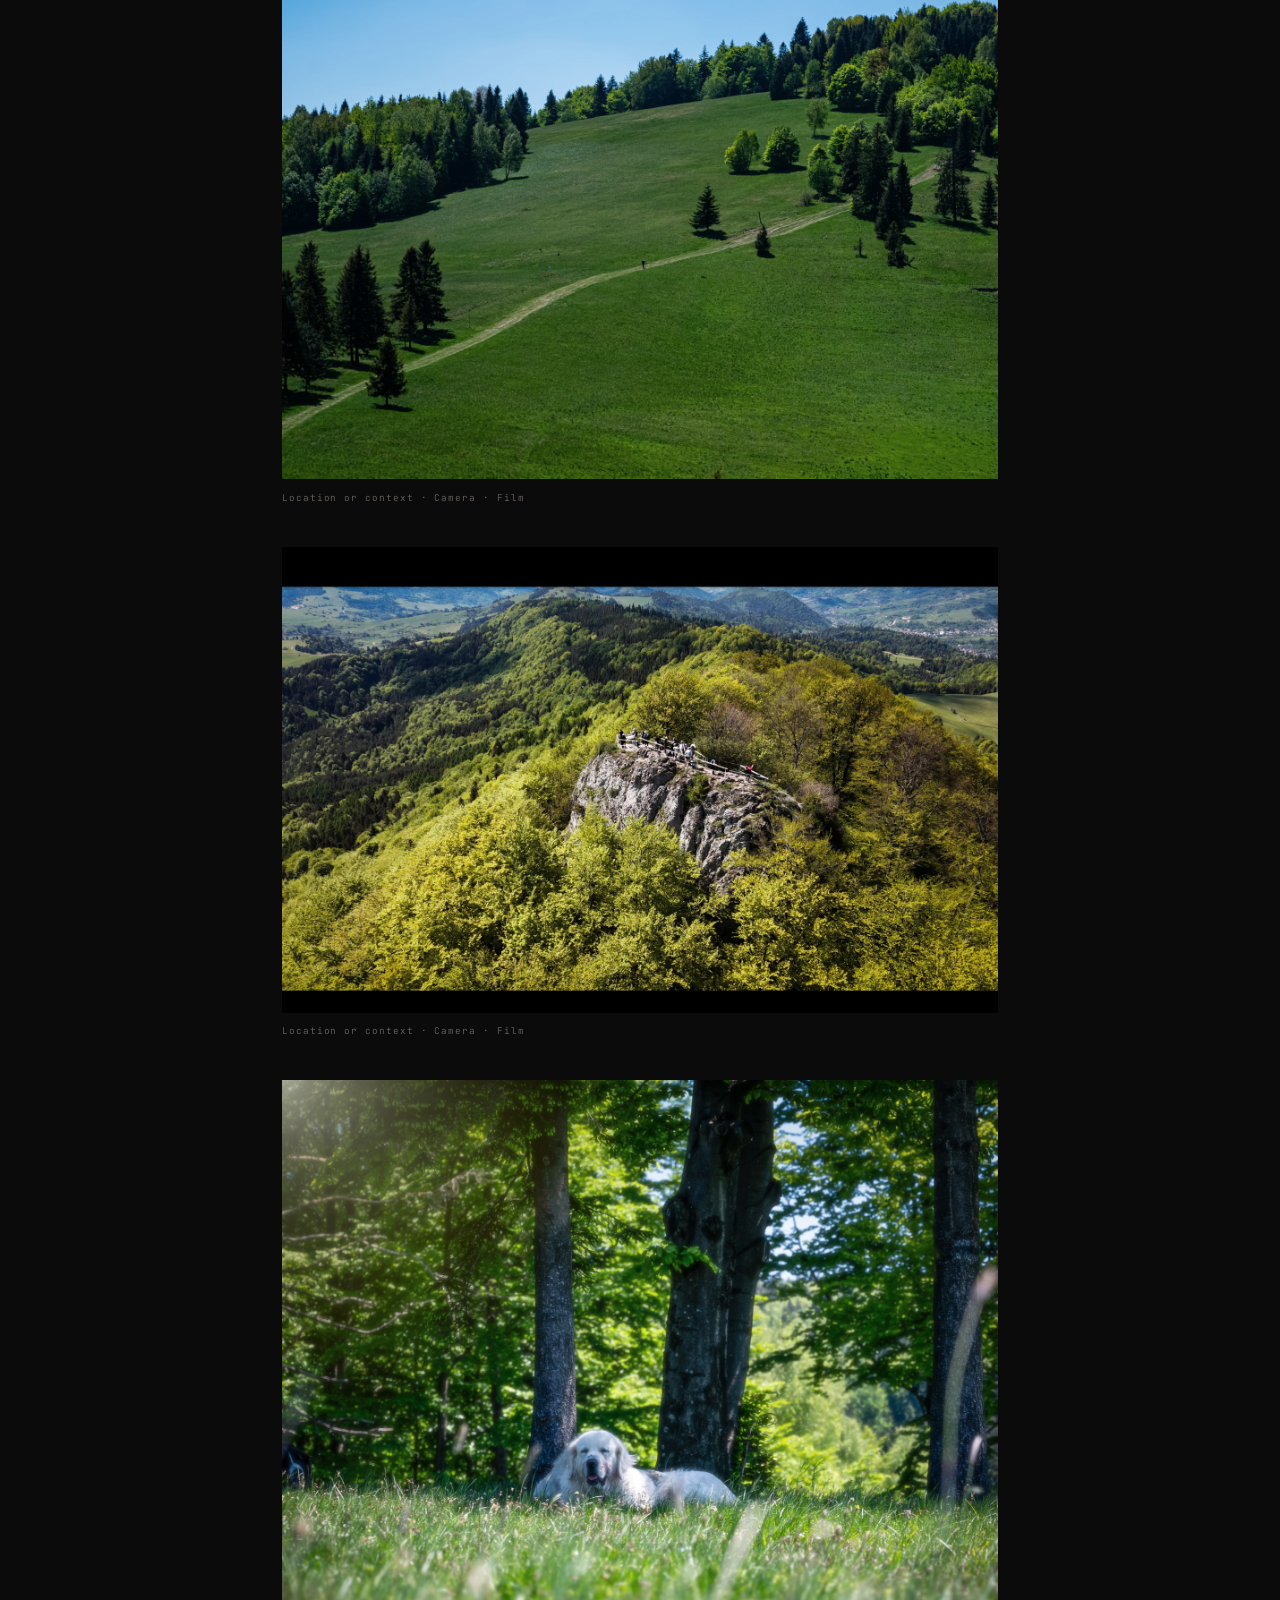
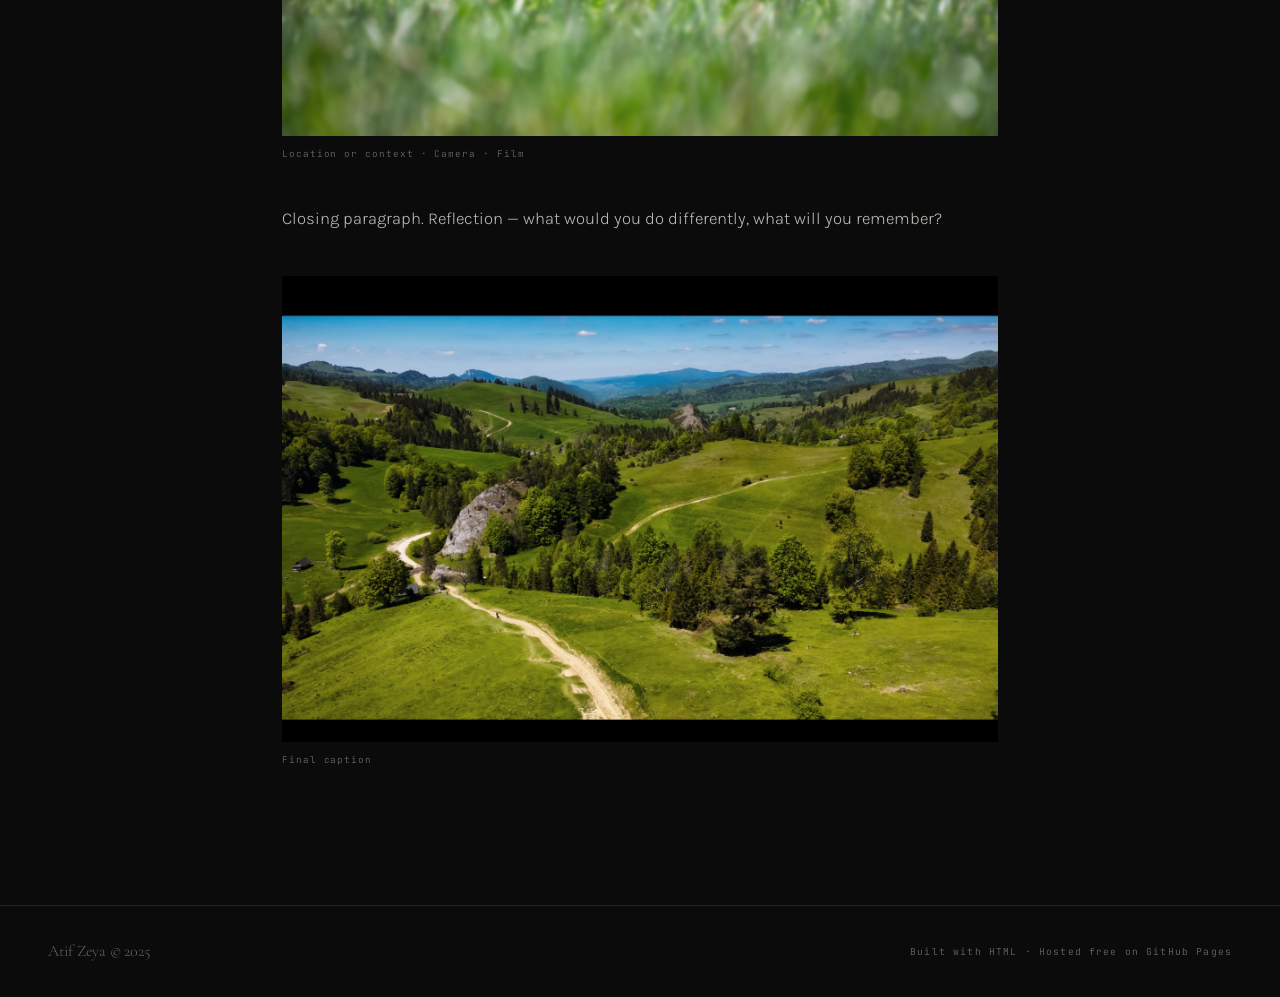
<file: posts/pieniny.html>
<!DOCTYPE html>
<html lang="en">
<head>
  <meta charset="UTF-8"/>
  <meta name="viewport" content="width=device-width, initial-scale=1.0"/>
  <title>Pieniny Through My Lens — Atif Zeya</title>
  <link href="https://fonts.googleapis.com/css2?family=Cormorant+Garamond:ital,wght@0,300;0,400;1,300;1,400&family=JetBrains+Mono:wght@300;400&family=Karla:wght@300;400;500&display=swap" rel="stylesheet"/>
  <link rel="stylesheet" href="../style.css"/>
  <style>
    .post-wrap  { max-width: 780px; margin: 0 auto; padding: 0 2rem 6rem; }
    .back-link  { display: inline-flex; align-items: center; gap: 0.5rem; font-family: var(--mono); font-size: 0.65rem; letter-spacing: 0.12em; text-transform: uppercase; color: var(--muted); text-decoration: none; margin-bottom: 3rem; transition: color 0.2s; }
    .back-link:hover { color: var(--accent); }
    .post-hero  { width: 100%; aspect-ratio: 3/2; object-fit: cover; display: block; margin-bottom: 2.5rem; filter: grayscale(15%); }
    .post-meta  { font-family: var(--mono); font-size: 0.63rem; letter-spacing: 0.15em; text-transform: uppercase; color: var(--muted); margin-bottom: 1rem; }
    .post-title { font-family: var(--serif); font-size: clamp(2.2rem,5vw,3.8rem); font-weight: 300; font-style: italic; line-height: 1.1; margin-bottom: 2.2rem; }
    .post-body  { font-size: 1.05rem; line-height: 1.95; color: rgba(226,221,214,0.85); }
    .post-body p { margin-bottom: 1.7rem; }

    /* Full-width photo */
    .photo      { width: 100%; margin: 2.5rem 0; }
    .photo img  { width: 100%; display: block; object-fit: cover; filter: grayscale(15%); transition: filter 0.4s; }
    .photo img:hover { filter: grayscale(0%); }
    .photo figcaption { font-family: var(--mono); font-size: 0.58rem; letter-spacing: 0.1em; color: var(--muted); padding-top: 0.6rem; }

    /* Two photos side by side */
    .photo.duo  { display: grid; grid-template-columns: 1fr 1fr; gap: 4px; }
    .photo.duo figcaption { grid-column: span 2; }

    /* Three photos in a row */
    .photo.trio { display: grid; grid-template-columns: 1fr 1fr 1fr; gap: 4px; }
    .photo.trio figcaption { grid-column: span 3; }

    /* Pull quote */
    .pull-quote { font-family: var(--serif); font-size: 1.5rem; font-style: italic; line-height: 1.55; color: var(--accent); border-left: 2px solid var(--accent); padding: 0.5rem 0 0.5rem 1.5rem; margin: 2.5rem 0; }

    /* Post navigation */
    .post-nav { display: flex; justify-content: space-between; margin-top: 4rem; padding-top: 2rem; border-top: 1px solid var(--border); }
    .post-nav a { font-family: var(--mono); font-size: 0.63rem; letter-spacing: 0.1em; text-transform: uppercase; color: var(--muted); text-decoration: none; transition: color 0.2s; }
    .post-nav a:hover { color: var(--accent); }

    @media (max-width: 600px) {
      .photo.duo, .photo.trio { grid-template-columns: 1fr; }
      .photo.duo figcaption, .photo.trio figcaption { grid-column: span 1; }
    }
  </style>
</head>
<body>
<div id="cursor"></div>
<nav id="navbar">
  <a href="../index.html" class="nav-logo">Atif Zeya</a>
  <ul class="nav-links">
    <li><a href="../blog.html">Blog</a></li>
    <li><a href="../cv.html">CV</a></li>
    <li><a href="../contact.html">Contact</a></li>
    <li><a href="../movies.html">Movies</a></li>
    <li><a href="../random.html">Random</a></li>
  </ul>
</nav>

<div class="page-content post-wrap">
  <a href="../blog.html" class="back-link">← Back to Blog</a>

  <!-- CHANGE THIS: hero image -->
  <img class="post-hero" src="../photos/pieniny/pieniny3.jpeg" alt="Description"/>

  <!-- CHANGE THIS: date, location, camera -->
  <div class="post-meta">March 2023 &nbsp;·&nbsp; Pieniny, Poland &nbsp;·&nbsp; Camera Name</div>

  <!-- CHANGE THIS: post title -->
  <h1 class="post-title">Pieniny Through My Lens</h1>

  <div class="post-body">

    <!-- CHANGE THIS: your writing -->
    <p>n Pieniny mountains - the beauty of Poland.</p>

    <!-- Full-width photo with caption -->
    <figure class="photo">
      <img src="../photos/pieniny/pieniny3.jpeg" alt="Description"/>
      <figcaption>Location or context · Camera · Film</figcaption>
    </figure>

    <p>Third paragraph. Go deeper — what does this place or moment mean to you?</p>

    <!-- Pull quote — a line that stands out -->
    <div class="pull-quote">Write a line here that captures the feeling of the shoot.</div>

    <p>Another paragraph. More photos, more story.</p>

    <figure class="photo">
      <img src="../photos/pieniny/pieniny1.jpeg" alt="Description"/>
      <figcaption>Location or context · Camera · Film</figcaption>
    </figure>

    <figure class="photo">
      <img src="../photos/pieniny/pieniny4.jpeg" alt="Description"/>
      <figcaption>Location or context · Camera · Film</figcaption>
    </figure>

    <figure class="photo">
      <img src="../photos/pieniny/pieniny2.jpeg" alt="Description"/>
      <figcaption>Location or context · Camera · Film</figcaption>
    </figure>

    <p>Closing paragraph. Reflection — what would you do differently, what will you remember?</p>

    <!-- Final full-width closer -->
    <figure class="photo">
      <img src="../photos/pieniny/pieniny5.jpeg" alt="Description"/>
      <figcaption>Final caption</figcaption>
    </figure>

  </div>

  <!-- CHANGE THIS: link to previous and next posts -->
  <nav class="post-nav">
    <a href="previous-post.html">← Previous post</a>
    <a href="next-post.html">Next post →</a>
  </nav>
</div>

<footer>
  <div class="footer-left">Atif Zeya ©&thinsp;2025</div>
  <div class="footer-right">Built with HTML · Hosted free on GitHub Pages</div>
</footer>
<script src="../shared.js"></script>
</body>
</html>
</file>
<file: style.css>
/* ── Reset & Variables ── */
*, *::before, *::after { box-sizing: border-box; margin: 0; padding: 0; }

:root {
  --bg:       #0b0b0b;
  --surface:  #131313;
  --surface2: #1a1a1a;
  --border:   #242424;
  --accent:   #d4a853;
  --accent2:  #6e9e96;
  --text:     #e2ddd6;
  --muted:    #6b6560;
  --serif:    'Cormorant Garamond', Georgia, serif;
  --mono:     'JetBrains Mono', monospace;
  --sans:     'Karla', sans-serif;
}

html { scroll-behavior: smooth; }

body {
  background: var(--bg);
  color: var(--text);
  font-family: var(--sans);
  font-weight: 300;
  line-height: 1.7;
  cursor: none;
  min-height: 100vh;
}

/* ── Noise overlay ── */
body::before {
  content: '';
  position: fixed; inset: 0;
  background-image: url("data:image/svg+xml,%3Csvg viewBox='0 0 256 256' xmlns='http://www.w3.org/2000/svg'%3E%3Cfilter id='n'%3E%3CfeTurbulence type='fractalNoise' baseFrequency='0.9' numOctaves='4' stitchTiles='stitch'/%3E%3C/filter%3E%3Crect width='100%25' height='100%25' filter='url(%23n)' opacity='0.04'/%3E%3C/svg%3E");
  pointer-events: none; z-index: 9000; opacity: 0.45;
}

/* ── Custom cursor ── */
#cursor {
  width: 10px; height: 10px;
  background: var(--accent);
  border-radius: 50%;
  position: fixed; top: 0; left: 0;
  pointer-events: none;
  z-index: 9999;
  transform: translate(-50%,-50%);
  transition: width 0.2s, height 0.2s;
  mix-blend-mode: difference;
}
#cursor.big { width: 38px; height: 38px; }

/* ── Nav ── */
nav {
  position: fixed; top: 0; left: 0; right: 0;
  z-index: 100;
  display: flex; align-items: center; justify-content: space-between;
  padding: 1.1rem 3rem;
  border-bottom: 1px solid transparent;
  transition: background 0.4s, border-color 0.4s;
}
nav.scrolled {
  background: rgba(11,11,11,0.94);
  backdrop-filter: blur(14px);
  border-color: var(--border);
}
.nav-logo {
  font-family: var(--serif);
  font-size: 1.25rem;
  letter-spacing: 0.05em;
  color: var(--accent);
  text-decoration: none;
}
.nav-links { display: flex; gap: 1.8rem; list-style: none; }
.nav-links a {
  font-family: var(--mono);
  font-size: 0.68rem;
  letter-spacing: 0.12em;
  text-transform: uppercase;
  color: var(--muted);
  text-decoration: none;
  transition: color 0.2s;
  position: relative;
}
.nav-links a::after {
  content: '';
  position: absolute; bottom: -3px; left: 0; right: 0;
  height: 1px;
  background: var(--accent);
  transform: scaleX(0);
  transition: transform 0.2s;
}
.nav-links a:hover, .nav-links a.active { color: var(--accent); }
.nav-links a:hover::after, .nav-links a.active::after { transform: scaleX(1); }

/* ── Page wrapper ── */
.page-content {
  padding-top: 7rem;
  padding-bottom: 5rem;
  min-height: 100vh;
}

/* ── Section header ── */
.page-header {
  padding: 0 3rem 3.5rem;
}
.page-tag {
  font-family: var(--mono);
  font-size: 0.66rem;
  letter-spacing: 0.2em;
  text-transform: uppercase;
  color: var(--accent2);
  margin-bottom: 0.5rem;
}
.page-title {
  font-family: var(--serif);
  font-size: clamp(2.8rem, 6vw, 5rem);
  font-weight: 300;
  line-height: 1.0;
}
.page-title em { font-style: italic; color: var(--accent); }

/* ── Footer ── */
footer {
  border-top: 1px solid var(--border);
  padding: 2rem 3rem;
  display: flex; justify-content: space-between; align-items: center;
}
.footer-left { font-family: var(--serif); font-size: 1rem; color: var(--muted); }
.footer-right { font-family: var(--mono); font-size: 0.6rem; letter-spacing: 0.12em; color: var(--muted); }

/* ── Animations ── */
@keyframes fadeUp {
  from { opacity: 0; transform: translateY(24px); }
  to   { opacity: 1; transform: translateY(0); }
}
.reveal {
  opacity: 0;
  transform: translateY(22px);
  transition: opacity 0.6s ease, transform 0.6s ease;
}
.reveal.visible { opacity: 1; transform: translateY(0); }

/* ── Responsive nav ── */
@media (max-width: 768px) {
  nav { padding: 1rem 1.4rem; }
  .nav-links { gap: 1rem; }
  .nav-links a { font-size: 0.6rem; }
  .page-header { padding: 0 1.4rem 2.5rem; }
  .page-content { padding-top: 6rem; }
  footer { padding: 1.5rem 1.4rem; flex-direction: column; gap: 0.6rem; text-align: center; }
}
@media (max-width: 500px) {
  .nav-links { display: none; }
}
</file>
